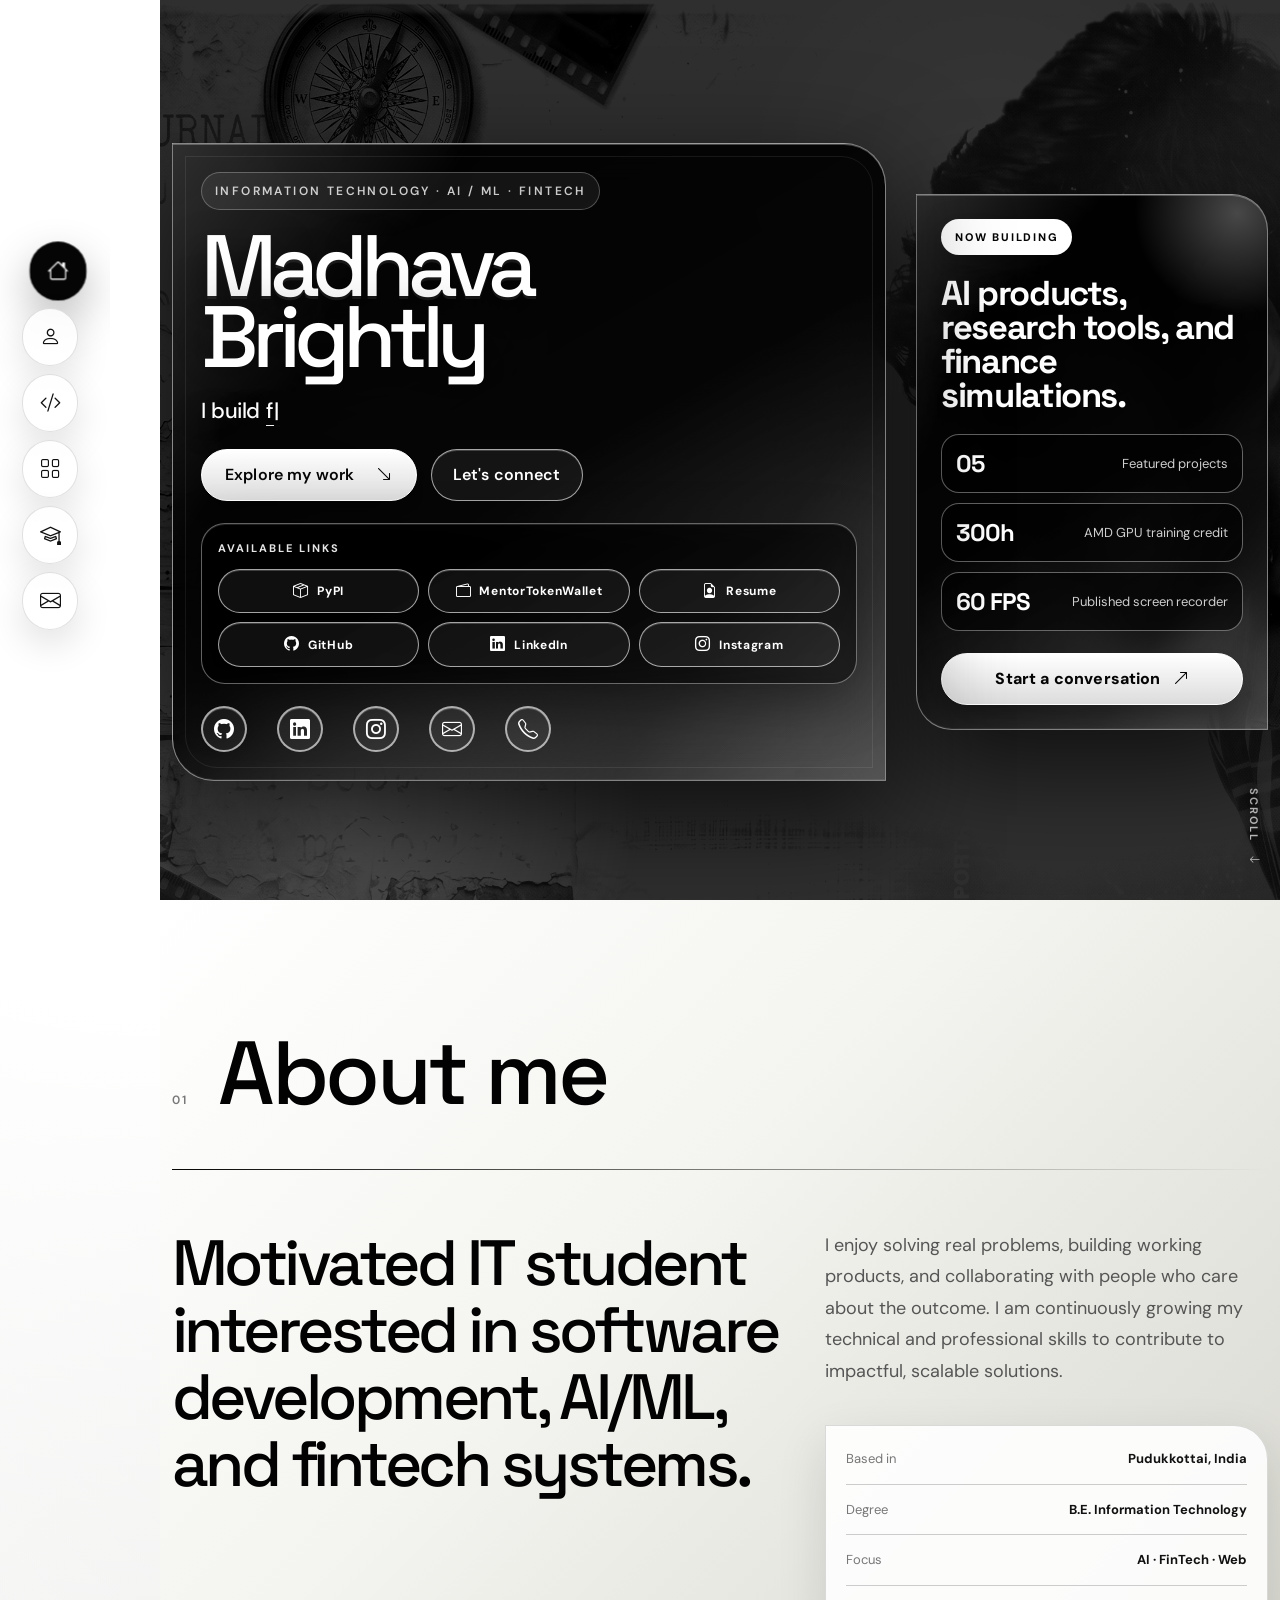
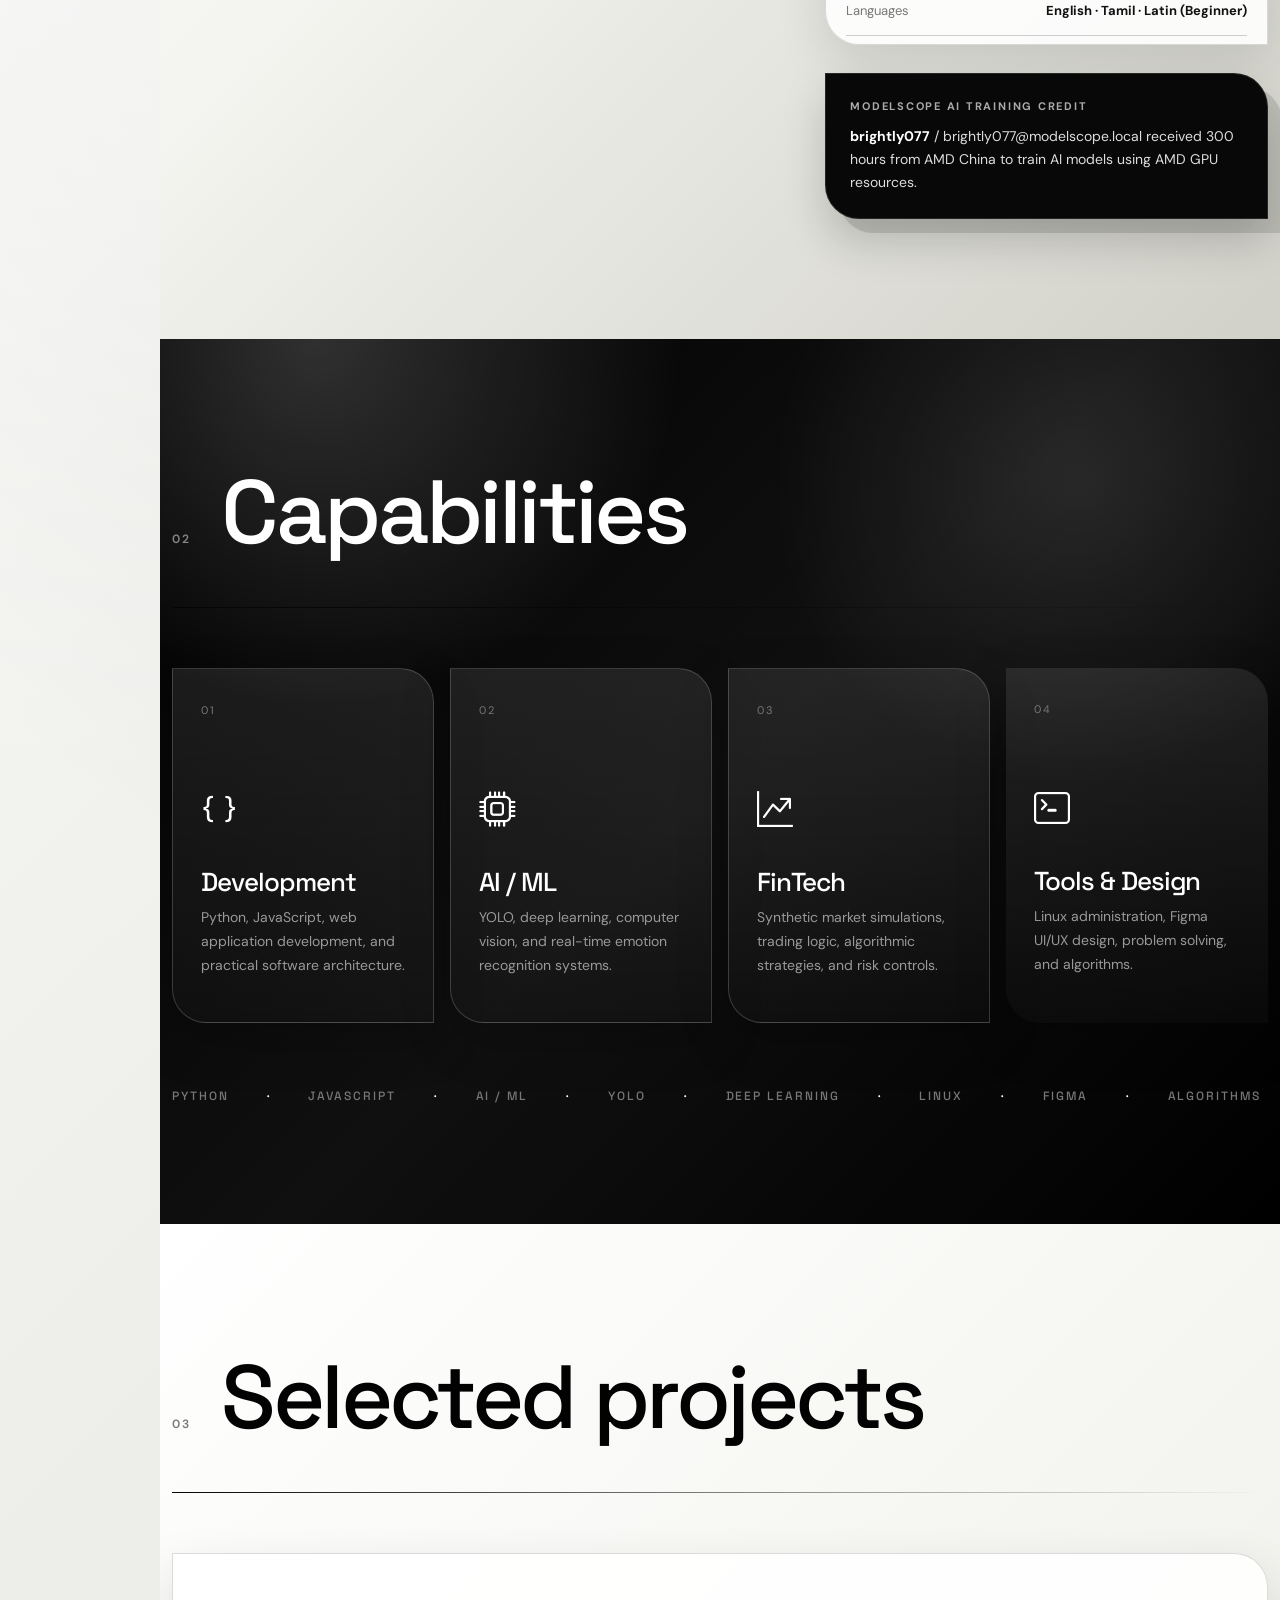
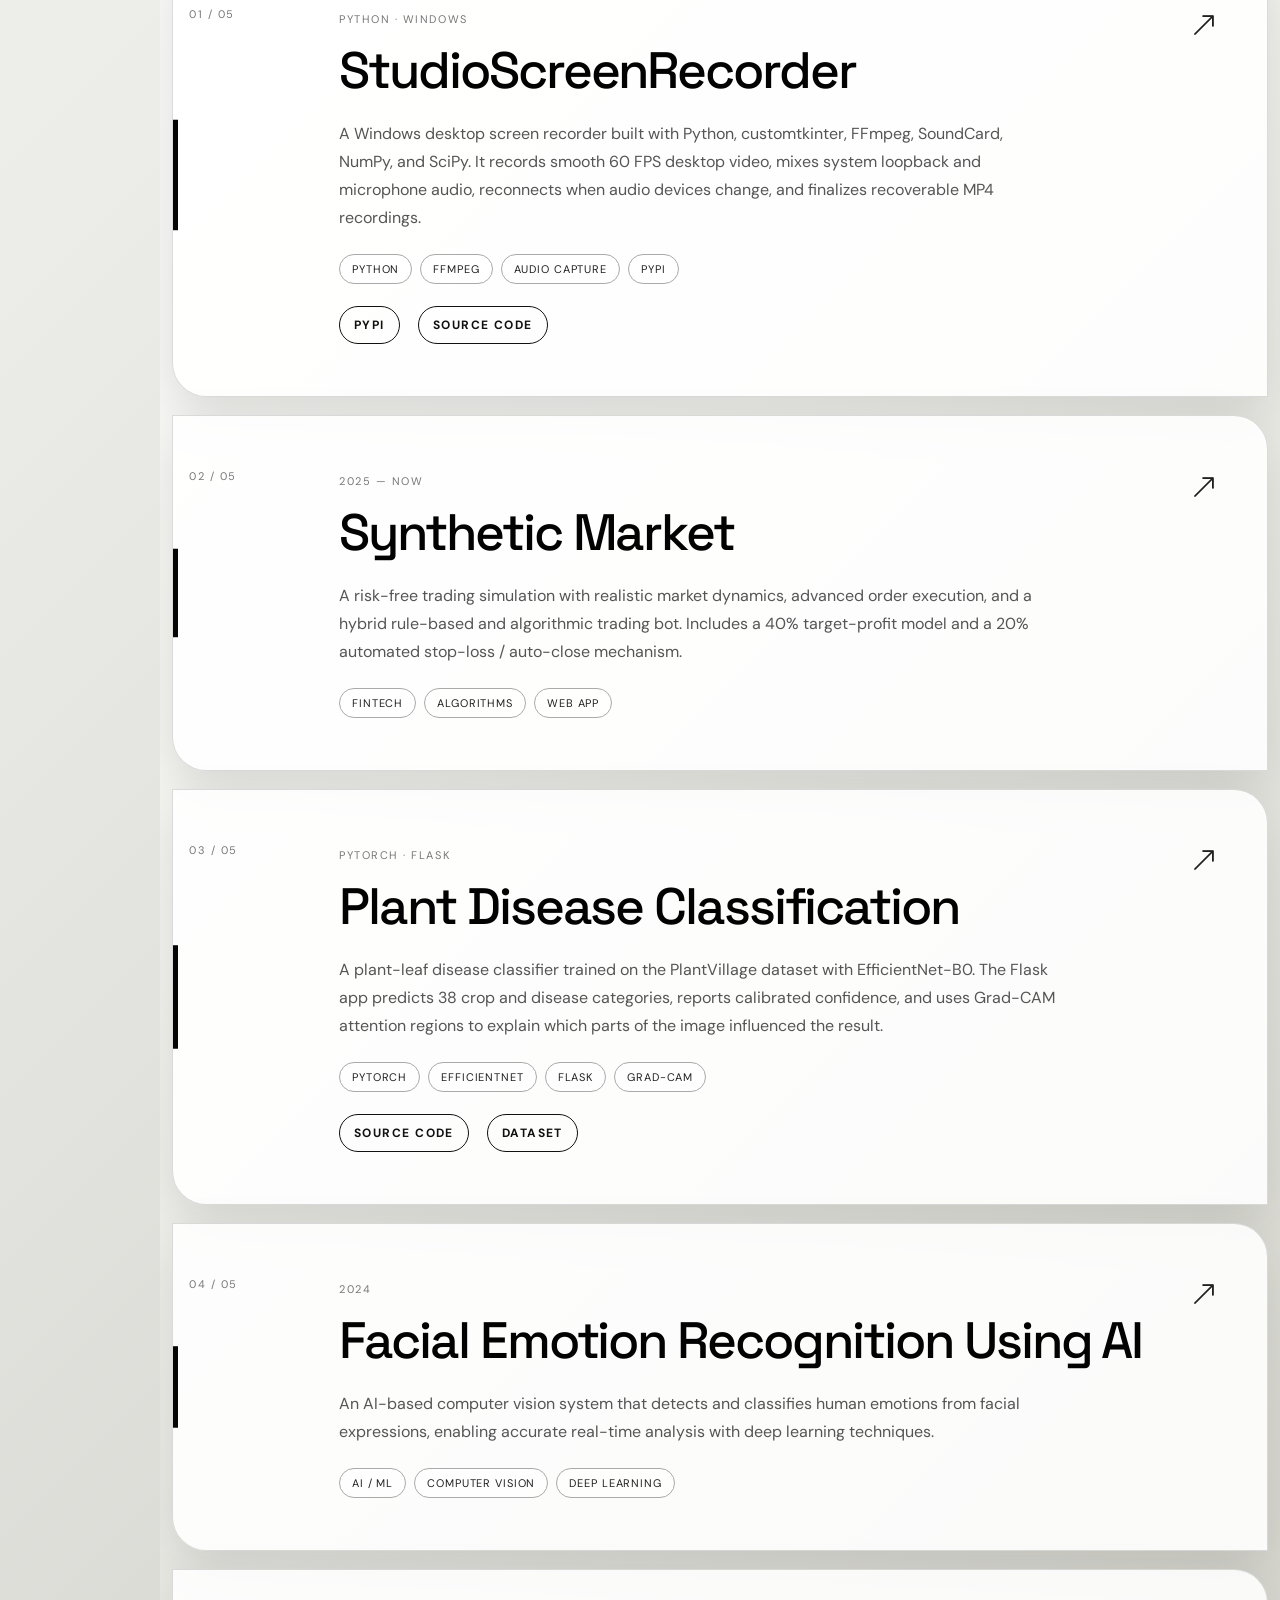
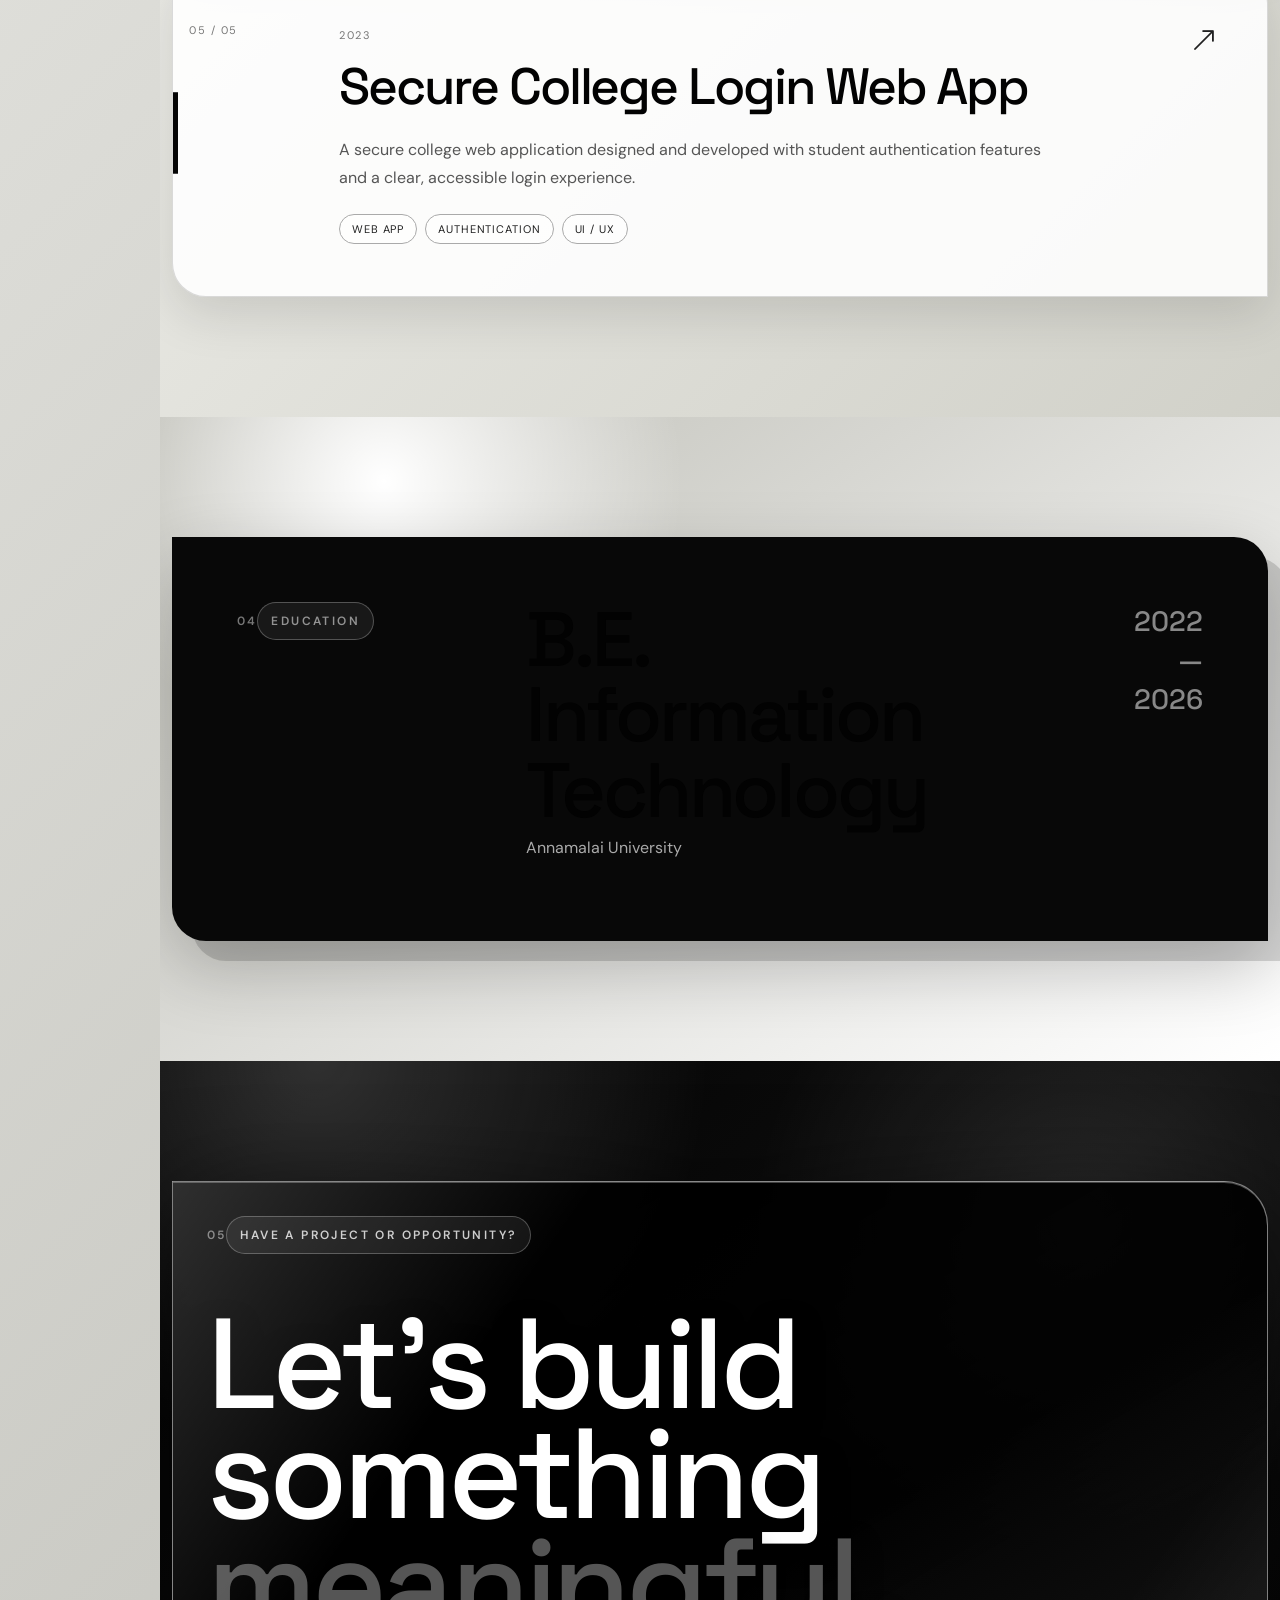
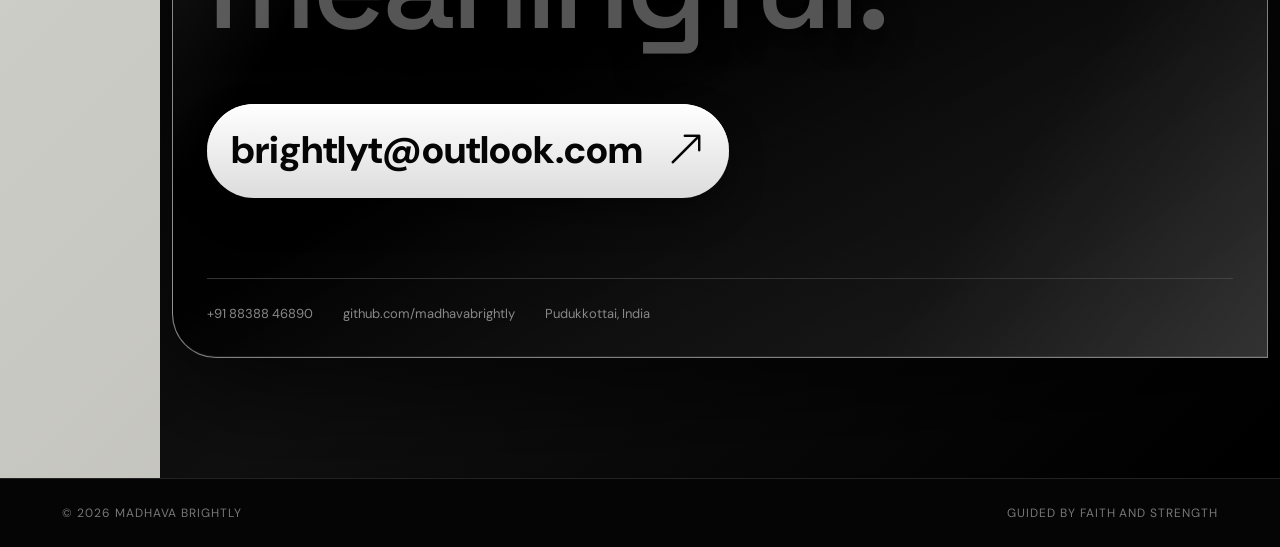
<file: index.html>
<!DOCTYPE html>
<html lang="en">
<head>
  <meta charset="utf-8">
  <meta content="width=device-width, initial-scale=1.0" name="viewport">
  <title>Madhava Brightly | Developer & AI Enthusiast</title>
  <meta name="description" content="Portfolio of Madhava Brightly, an Information Technology student building AI, fintech, and web applications.">
  <link href="assets/img/favicon.png" rel="icon">
  <link href="https://fonts.googleapis.com" rel="preconnect">
  <link href="https://fonts.gstatic.com" rel="preconnect" crossorigin>
  <link href="https://fonts.googleapis.com/css2?family=DM+Sans:wght@300;400;500;600&family=Space+Grotesk:wght@400;500;600;700&display=swap" rel="stylesheet">
  <link href="assets/vendor/bootstrap/css/bootstrap.min.css" rel="stylesheet">
  <link href="assets/vendor/bootstrap-icons/bootstrap-icons.css" rel="stylesheet">
  <link href="assets/vendor/aos/aos.css" rel="stylesheet">
  <link href="assets/css/main.css?v=20260617-contrast" rel="stylesheet">
</head>
<body class="index-page monochrome">
  <header id="header" class="header d-flex flex-column justify-content-center">
    <i class="header-toggle d-xl-none bi bi-list"></i>
    <nav id="navmenu" class="navmenu"><ul>
      <li><a href="#hero" class="active"><i class="bi bi-house navicon"></i><span>Home</span></a></li>
      <li><a href="#about"><i class="bi bi-person navicon"></i><span>About</span></a></li>
      <li><a href="#skills"><i class="bi bi-code-slash navicon"></i><span>Skills</span></a></li>
      <li><a href="#projects"><i class="bi bi-grid navicon"></i><span>Projects</span></a></li>
      <li><a href="#education"><i class="bi bi-mortarboard navicon"></i><span>Education</span></a></li>
      <li><a href="#contact"><i class="bi bi-envelope navicon"></i><span>Contact</span></a></li>
    </ul></nav>
  </header>

  <main class="main">
    <section id="hero" class="hero section">
      <img src="assets/img/hero-bg.jpg" alt="Madhava Brightly portfolio background">
      <div class="hero-shade"></div>
      <div class="container" data-aos="fade-up">
        <div class="hero-layout">
          <div class="hero-copy">
            <span class="eyebrow">Information Technology · AI / ML · FinTech</span>
            <h1>Madhava<br><span>Brightly</span></h1>
            <p>I build <span class="typed" data-typed-items="AI systems, fintech simulations, thoughtful web apps, practical software">AI systems</span></p>
            <div class="hero-actions"><a href="#projects" class="primary-btn">Explore my work <i class="bi bi-arrow-down-right"></i></a><a href="mailto:brightlyt@outlook.com" class="text-link">Let's connect</a></div>
            <div class="hero-link-field" aria-label="Available links">
              <span>Available links</span>
              <div class="hero-link-grid">
                <a href="https://pypi.org/project/studioscreenrecorder/" target="_blank" rel="noopener"><i class="bi bi-box-seam"></i> PyPI</a>
                <a href="https://madhavabrightly.github.io/MentorTokenWallet/" target="_blank" rel="noopener"><i class="bi bi-wallet2"></i> MentorTokenWallet</a>
                <a href="https://madhavabrightly.github.io/resume/" target="_blank" rel="noopener"><i class="bi bi-file-earmark-person"></i> Resume</a>
                <a href="https://github.com/madhavabrightly" target="_blank" rel="noopener"><i class="bi bi-github"></i> GitHub</a>
                <a href="https://www.linkedin.com/in/madhava-brightly-a-3b6ab525b/" target="_blank" rel="noopener"><i class="bi bi-linkedin"></i> LinkedIn</a>
                <a href="https://www.instagram.com/brightly.2004/" target="_blank" rel="noopener"><i class="bi bi-instagram"></i> Instagram</a>
              </div>
            </div>
            <div class="social-links">
              <a href="https://github.com/madhavabrightly" target="_blank" rel="noopener" aria-label="GitHub"><i class="bi bi-github"></i></a>
              <a href="https://www.linkedin.com/in/madhava-brightly-a-3b6ab525b/" target="_blank" rel="noopener" aria-label="LinkedIn"><i class="bi bi-linkedin"></i></a>
              <a href="https://www.instagram.com/brightly.2004/" target="_blank" rel="noopener" aria-label="Instagram"><i class="bi bi-instagram"></i></a>
              <a href="mailto:brightlyt@outlook.com" aria-label="Email"><i class="bi bi-envelope"></i></a>
              <a href="tel:+918838846890" aria-label="Phone"><i class="bi bi-telephone"></i></a>
            </div>
          </div>
          <aside class="hero-showcase" aria-label="Portfolio highlights">
            <span class="showcase-label">Now building</span>
            <h2>AI products, research tools, and finance simulations.</h2>
            <div class="showcase-stack">
              <div><span>05</span><p>Featured projects</p></div>
              <div><span>300h</span><p>AMD GPU training credit</p></div>
              <div><span>60 FPS</span><p>Published screen recorder</p></div>
            </div>
            <a href="#contact" class="showcase-btn">Start a conversation <i class="bi bi-arrow-up-right"></i></a>
          </aside>
        </div>
      </div>
      <div class="scroll-cue"><span>Scroll</span><i class="bi bi-arrow-down"></i></div>
    </section>

    <section id="about" class="about section section-fade"><div class="container">
      <div class="section-heading" data-aos="fade-up"><span class="section-number">01</span><h2>About me</h2></div>
      <div class="row gy-5 align-items-start">
        <div class="col-lg-7" data-aos="fade-up"><p class="lead-copy">Motivated IT student interested in software development, AI/ML, and fintech systems.</p></div>
        <div class="col-lg-5" data-aos="fade-up" data-aos-delay="100">
          <p>I enjoy solving real problems, building working products, and collaborating with people who care about the outcome. I am continuously growing my technical and professional skills to contribute to impactful, scalable solutions.</p>
          <div class="quick-facts">
            <div><span>Based in</span><strong>Pudukkottai, India</strong></div><div><span>Degree</span><strong>B.E. Information Technology</strong></div>
            <div><span>Focus</span><strong>AI · FinTech · Web</strong></div><div><span>Languages</span><strong>English · Tamil · Latin (Beginner)</strong></div>
          </div>
          <div class="achievement-note">
            <span>ModelScope AI Training Credit</span>
            <p><strong>brightly077</strong> / brightly077@modelscope.local received 300 hours from AMD China to train AI models using AMD GPU resources.</p>
          </div>
        </div>
      </div>
    </div></section>

    <section id="skills" class="skills section dark-panel"><div class="container">
      <div class="section-heading light" data-aos="fade-up"><span class="section-number">02</span><h2>Capabilities</h2></div>
      <div class="skill-grid">
        <article class="skill-card" data-aos="fade-up"><span>01</span><i class="bi bi-braces"></i><h3>Development</h3><p>Python, JavaScript, web application development, and practical software architecture.</p></article>
        <article class="skill-card" data-aos="fade-up" data-aos-delay="75"><span>02</span><i class="bi bi-cpu"></i><h3>AI / ML</h3><p>YOLO, deep learning, computer vision, and real-time emotion recognition systems.</p></article>
        <article class="skill-card" data-aos="fade-up" data-aos-delay="150"><span>03</span><i class="bi bi-graph-up-arrow"></i><h3>FinTech</h3><p>Synthetic market simulations, trading logic, algorithmic strategies, and risk controls.</p></article>
        <article class="skill-card" data-aos="fade-up" data-aos-delay="225"><span>04</span><i class="bi bi-terminal"></i><h3>Tools & Design</h3><p>Linux administration, Figma UI/UX design, problem solving, and algorithms.</p></article>
      </div>
      <div class="skill-marquee"><span>PYTHON</span><span>JAVASCRIPT</span><span>AI / ML</span><span>YOLO</span><span>DEEP LEARNING</span><span>LINUX</span><span>FIGMA</span><span>ALGORITHMS</span></div>
    </div></section>

    <section id="projects" class="projects section section-fade"><div class="container">
      <div class="section-heading" data-aos="fade-up"><span class="section-number">03</span><h2>Selected projects</h2></div>
      <div class="project-list">
        <article class="project-card" data-aos="fade-up"><div class="project-index">01 / 05</div><div><span class="project-year">Python · Windows</span><h3>StudioScreenRecorder</h3><p>A Windows desktop screen recorder built with Python, customtkinter, FFmpeg, SoundCard, NumPy, and SciPy. It records smooth 60 FPS desktop video, mixes system loopback and microphone audio, reconnects when audio devices change, and finalizes recoverable MP4 recordings.</p><div class="tags"><span>Python</span><span>FFmpeg</span><span>Audio Capture</span><span>PyPI</span></div><div class="project-links"><a href="https://pypi.org/project/studioscreenrecorder/" target="_blank" rel="noopener">PyPI</a><a href="https://github.com/madhavabrightly/screenrecorder-fullpython" target="_blank" rel="noopener">Source Code</a></div></div><i class="bi bi-arrow-up-right project-arrow"></i></article>
        <article class="project-card" data-aos="fade-up"><div class="project-index">02 / 05</div><div><span class="project-year">2025 — Now</span><h3>Synthetic Market</h3><p>A risk-free trading simulation with realistic market dynamics, advanced order execution, and a hybrid rule-based and algorithmic trading bot. Includes a 40% target-profit model and a 20% automated stop-loss / auto-close mechanism.</p><div class="tags"><span>FinTech</span><span>Algorithms</span><span>Web App</span></div></div><i class="bi bi-arrow-up-right project-arrow"></i></article>
        <article class="project-card" data-aos="fade-up"><div class="project-index">03 / 05</div><div><span class="project-year">PyTorch · Flask</span><h3>Plant Disease Classification</h3><p>A plant-leaf disease classifier trained on the PlantVillage dataset with EfficientNet-B0. The Flask app predicts 38 crop and disease categories, reports calibrated confidence, and uses Grad-CAM attention regions to explain which parts of the image influenced the result.</p><div class="tags"><span>PyTorch</span><span>EfficientNet</span><span>Flask</span><span>Grad-CAM</span></div><div class="project-links"><a href="https://github.com/madhavabrightly/updated-plant-leaf-disease-detection" target="_blank" rel="noopener">Source Code</a><a href="https://www.kaggle.com/datasets/abdallahalidev/plantvillage-dataset" target="_blank" rel="noopener">Dataset</a></div></div><i class="bi bi-arrow-up-right project-arrow"></i></article>
        <article class="project-card" data-aos="fade-up"><div class="project-index">04 / 05</div><div><span class="project-year">2024</span><h3>Facial Emotion Recognition Using AI</h3><p>An AI-based computer vision system that detects and classifies human emotions from facial expressions, enabling accurate real-time analysis with deep learning techniques.</p><div class="tags"><span>AI / ML</span><span>Computer Vision</span><span>Deep Learning</span></div></div><i class="bi bi-arrow-up-right project-arrow"></i></article>
        <article class="project-card" data-aos="fade-up"><div class="project-index">05 / 05</div><div><span class="project-year">2023</span><h3>Secure College Login Web App</h3><p>A secure college web application designed and developed with student authentication features and a clear, accessible login experience.</p><div class="tags"><span>Web App</span><span>Authentication</span><span>UI / UX</span></div></div><i class="bi bi-arrow-up-right project-arrow"></i></article>
      </div>
    </div></section>

    <section id="education" class="education section"><div class="container"><div class="education-card" data-aos="fade-up">
      <div><span class="section-number">04</span><p class="eyebrow">Education</p></div><div><h2>B.E. Information<br>Technology</h2><p>Annamalai University</p></div><div class="education-year">2022<br>—<br>2026</div>
    </div></div></section>

    <section id="contact" class="contact section dark-panel"><div class="container"><div class="contact-wrap" data-aos="fade-up">
      <span class="section-number">05</span><p class="eyebrow">Have a project or opportunity?</p><h2>Let's build something<br><span>meaningful.</span></h2>
      <a href="mailto:brightlyt@outlook.com" class="contact-email">brightlyt@outlook.com <i class="bi bi-arrow-up-right"></i></a>
      <div class="contact-details"><a href="tel:+918838846890">+91 88388 46890</a><a href="https://github.com/madhavabrightly" target="_blank" rel="noopener">github.com/madhavabrightly</a><span>Pudukkottai, India</span></div>
    </div></div></section>
  </main>

  <footer class="footer"><div class="container d-flex justify-content-between flex-wrap gap-3"><span>© 2026 Madhava Brightly</span><span>Guided by faith and strength</span></div></footer>
  <a href="#" id="scroll-top" class="scroll-top d-flex align-items-center justify-content-center"><i class="bi bi-arrow-up-short"></i></a><div id="preloader"></div>
  <script src="assets/vendor/bootstrap/js/bootstrap.bundle.min.js"></script>
  <script src="assets/vendor/aos/aos.js"></script>
  <script src="assets/vendor/typed.js/typed.umd.js"></script>
  <script src="assets/vendor/purecounter/purecounter_vanilla.js"></script>
  <script src="assets/vendor/waypoints/noframework.waypoints.js"></script>
  <script src="assets/vendor/glightbox/js/glightbox.min.js"></script>
  <script src="assets/vendor/imagesloaded/imagesloaded.pkgd.min.js"></script>
  <script src="assets/vendor/isotope-layout/isotope.pkgd.min.js"></script>
  <script src="assets/vendor/swiper/swiper-bundle.min.js"></script>
  <script src="assets/js/main.js"></script>
</body>
</html>
</file>
<file: assets/css/main.css>
/**
* Template Name: MyResume
* Template URL: https://bootstrapmade.com/free-html-bootstrap-template-my-resume/
* Updated: Jun 29 2024 with Bootstrap v5.3.3
* Author: BootstrapMade.com
* License: https://bootstrapmade.com/license/
*/

/*--------------------------------------------------------------
# Font & Color Variables
# Help: https://bootstrapmade.com/color-system/
--------------------------------------------------------------*/
/* Fonts */
:root {
  --default-font: "Roboto",  system-ui, -apple-system, "Segoe UI", Roboto, "Helvetica Neue", Arial, "Noto Sans", "Liberation Sans", sans-serif, "Apple Color Emoji", "Segoe UI Emoji", "Segoe UI Symbol", "Noto Color Emoji";
  --heading-font: "Raleway",  sans-serif;
  --nav-font: "Poppins",  sans-serif;
}

/* Global Colors - Modern black & white vintage palette */
:root { 
  --background-color: #f7f5f0;
  --default-color: #2a2a2a;
  --heading-color: #1a1a1a;
  --accent-color: #1a1a1a;
  --surface-color: #faf8f4;
  --contrast-color: #f7f5f0;
}

/* Nav Menu Colors */
:root {
  --nav-color: #3d3d3d;
  --nav-hover-color: #1a1a1a;
  --nav-mobile-background-color: #f7f5f0;
  --nav-dropdown-background-color: #faf8f4;
  --nav-dropdown-color: #1a1a1a;
  --nav-dropdown-hover-color: #1a1a1a;
}

/* Color Presets */

.light-background {
  --background-color: #ece9e1;
  --surface-color: #faf8f4;
}

.dark-background {
  --background-color: #141414;
  --default-color: #e8e4dc;
  --heading-color: #f7f5f0;
  --surface-color: #1f1f1f;
  --contrast-color: #f7f5f0;
}

/* Smooth scroll */
:root {
  scroll-behavior: smooth;
}

/*--------------------------------------------------------------
# General Styling & Shared Classes
--------------------------------------------------------------*/
body {
  color: var(--default-color);
  background-color: var(--background-color);
  font-family: var(--default-font);
}

a {
  color: var(--accent-color);
  text-decoration: none;
  transition: 0.3s;
}

a:hover {
  color: color-mix(in srgb, var(--accent-color), transparent 25%);
  text-decoration: none;
}

h1,
h2,
h3,
h4,
h5,
h6 {
  color: var(--heading-color);
  font-family: var(--heading-font);
}

/* PHP Email Form Messages
------------------------------*/
.php-email-form .error-message {
  display: none;
  background: #df1529;
  color: #ffffff;
  text-align: left;
  padding: 15px;
  margin-bottom: 24px;
  font-weight: 600;
}

.php-email-form .sent-message {
  display: none;
  color: #ffffff;
  background: #059652;
  text-align: center;
  padding: 15px;
  margin-bottom: 24px;
  font-weight: 600;
}

.php-email-form .loading {
  display: none;
  background: var(--surface-color);
  text-align: center;
  padding: 15px;
  margin-bottom: 24px;
}

.php-email-form .loading:before {
  content: "";
  display: inline-block;
  border-radius: 50%;
  width: 24px;
  height: 24px;
  margin: 0 10px -6px 0;
  border: 3px solid var(--accent-color);
  border-top-color: var(--surface-color);
  animation: php-email-form-loading 1s linear infinite;
}

@keyframes php-email-form-loading {
  0% {
    transform: rotate(0deg);
  }

  100% {
    transform: rotate(360deg);
  }
}

/*--------------------------------------------------------------
# Global Header
--------------------------------------------------------------*/
.header {
  color: var(--default-color);
  position: fixed;
  top: 0;
  left: 0;
  bottom: 0;
  padding: 0 15px;
  transition: all ease-in-out 0.3s;
  overflow-y: auto;
  z-index: 997;
  min-width: 200px;
}

@media (max-width: 1199px) {
  .header {
    background-color: var(--background-color);
    border-right: 1px solid color-mix(in srgb, var(--default-color), transparent 90%);
    width: 300px;
    left: -100%;
  }
}

@media (min-width: 1200px) and (max-width: 1600px) {
  .header~main {
    margin-left: 160px;
  }

  .header~main .hero {
    margin-left: -160px;
    width: 100vw;
  }
}

.header.header-show {
  left: 0;
}

.header .header-toggle {
  color: var(--contrast-color);
  background-color: var(--accent-color);
  font-size: 22px;
  display: flex;
  align-items: center;
  justify-content: center;
  width: 40px;
  height: 40px;
  border-radius: 50%;
  cursor: pointer;
  position: fixed;
  top: 15px;
  right: 15px;
  z-index: 9999;
  transition: background-color 0.3s;
}

.header .header-toggle:hover {
  color: var(--contrast-color);
  background-color: color-mix(in srgb, var(--accent-color) 90%, white 15%);
}

/*--------------------------------------------------------------
# Navigation Menu
--------------------------------------------------------------*/
.navmenu {
  padding: 0;
  z-index: 9997;
}

.navmenu ul {
  list-style: none;
  padding: 0 0 20px 0;
  margin: 0;
  width: 140px;
}

.navmenu a,
.navmenu a:focus {
  color: var(--nav-color);
  font-family: var(--nav-font);
  display: flex;
  align-items: center;
  padding: 10px 18px;
  margin-bottom: 8px;
  font-size: 15px;
  border-radius: 50px;
  background: color-mix(in srgb, var(--default-color), transparent 92%);
  height: 56px;
  width: 100%;
  overflow: hidden;
  transition: 0.3s;
}

.navmenu a i,
.navmenu a:focus i {
  font-size: 20px;
}

.navmenu a span,
.navmenu a:focus span {
  padding: 0 5px 0 7px;
}

@media (min-width: 992px) {

  .navmenu a,
  .navmenu a:focus {
    max-width: 56px;
  }

  .navmenu a span,
  .navmenu a:focus span {
    display: none;
  }
}

.navmenu a:hover,
.navmenu .active,
.navmenu .active:focus,
.navmenu li:hover>a {
  color: var(--contrast-color);
  background: var(--nav-hover-color);
}

.navmenu a:hover,
.navmenu li:hover>a {
  max-width: 100%;
  color: var(--contrast-color);
}

.navmenu a:hover span,
.navmenu li:hover>a span {
  display: block;
}

/*--------------------------------------------------------------
# Global Footer
--------------------------------------------------------------*/
.footer {
  color: var(--default-color);
  background-color: var(--background-color);
  font-size: 14px;
  text-align: center;
  padding: 30px 0;
  position: relative;
}

.footer h3 {
  font-size: 36px;
  font-weight: 700;
  position: relative;
  padding: 0;
  margin: 0 0 15px 0;
}

.footer p {
  font-size: 15;
  font-style: italic;
  padding: 0;
  margin: 0 0 30px 0;
}

.footer .social-links {
  margin: 0 0 30px 0;
}

.footer .social-links a {
  font-size: 16px;
  display: flex;
  align-items: center;
  justify-content: center;
  background: var(--accent-color);
  color: var(--contrast-color);
  line-height: 1;
  margin: 0 4px;
  border-radius: 50%;
  text-align: center;
  width: 36px;
  height: 36px;
  transition: 0.3s;
}

.footer .social-links a:hover {
  background: color-mix(in srgb, var(--accent-color), transparent 20%);
  text-decoration: none;
}

.footer .copyright {
  padding-top: 25px;
  border-top: 1px solid color-mix(in srgb, var(--default-color), transparent 90%);
}

.footer .credits {
  font-size: 13px;
  padding-top: 5px;
}

/*--------------------------------------------------------------
# Preloader
--------------------------------------------------------------*/
#preloader {
  position: fixed;
  inset: 0;
  z-index: 999999;
  overflow: hidden;
  background: var(--background-color);
  transition: all 0.6s ease-out;
}

#preloader:before {
  content: "";
  position: fixed;
  top: calc(50% - 30px);
  left: calc(50% - 30px);
  border: 6px solid #f7f5f0;
  border-color: var(--accent-color) transparent var(--accent-color) transparent;
  border-radius: 50%;
  width: 60px;
  height: 60px;
  animation: animate-preloader 1.5s linear infinite;
}

@keyframes animate-preloader {
  0% {
    transform: rotate(0deg);
  }

  100% {
    transform: rotate(360deg);
  }
}

/*--------------------------------------------------------------
# Scroll Top Button
--------------------------------------------------------------*/
.scroll-top {
  position: fixed;
  visibility: hidden;
  opacity: 0;
  right: 15px;
  bottom: -15px;
  z-index: 99999;
  background-color: var(--accent-color);
  width: 44px;
  height: 44px;
  border-radius: 50px;
  transition: all 0.4s;
}

.scroll-top i {
  font-size: 24px;
  color: var(--contrast-color);
  line-height: 0;
}

.scroll-top:hover {
  background-color: color-mix(in srgb, var(--accent-color), transparent 20%);
  color: var(--contrast-color);
}

.scroll-top.active {
  visibility: visible;
  opacity: 1;
  bottom: 15px;
}

/*--------------------------------------------------------------
# Disable aos animation delay on mobile devices
--------------------------------------------------------------*/
@media screen and (max-width: 768px) {
  [data-aos-delay] {
    transition-delay: 0 !important;
  }
}

/*--------------------------------------------------------------
# Global Page Titles & Breadcrumbs
--------------------------------------------------------------*/
.page-title {
  --background-color: color-mix(in srgb, var(--default-color), transparent 96%);
  color: var(--default-color);
  background-color: var(--background-color);
  padding: 20px 0;
  position: relative;
}

.page-title h1 {
  font-size: 28px;
  font-weight: 700;
  margin: 0;
}

.page-title .breadcrumbs ol {
  display: flex;
  flex-wrap: wrap;
  list-style: none;
  padding: 0 0 10px 0;
  margin: 0;
  font-size: 14px;
  font-weight: 400;
}

.page-title .breadcrumbs ol li+li {
  padding-left: 10px;
}

.page-title .breadcrumbs ol li+li::before {
  content: "/";
  display: inline-block;
  padding-right: 10px;
  color: color-mix(in srgb, var(--default-color), transparent 70%);
}

/*--------------------------------------------------------------
# Global Sections
--------------------------------------------------------------*/
section,
.section {
  color: var(--default-color);
  background-color: var(--background-color);
  padding: 60px 0;
  overflow: clip;
}

/*--------------------------------------------------------------
# Global Section Titles
--------------------------------------------------------------*/
.section-title {
  text-align: center;
  padding-bottom: 60px;
  position: relative;
}

.section-title h2 {
  font-size: 32px;
  font-weight: 700;
  margin-bottom: 20px;
  padding-bottom: 20px;
  position: relative;
}

.section-title h2:before {
  content: "";
  position: absolute;
  display: block;
  width: 160px;
  height: 1px;
  background: color-mix(in srgb, var(--default-color), transparent 60%);
  left: 0;
  right: 0;
  bottom: 1px;
  margin: auto;
}

.section-title h2::after {
  content: "";
  position: absolute;
  display: block;
  width: 60px;
  height: 3px;
  background: var(--accent-color);
  left: 0;
  right: 0;
  bottom: 0;
  margin: auto;
}

.section-title p {
  margin-bottom: 0;
}

/*--------------------------------------------------------------
# Hero Section
--------------------------------------------------------------*/
.hero {
  width: 100%;
  min-height: 100vh;
  position: relative;
  padding: 80px 0;
  display: flex;
  align-items: center;
  justify-content: center;
}

.hero img {
  position: absolute;
  inset: 0;
  display: block;
  width: 100%;
  height: 100%;
  object-fit: cover;
  z-index: 1;
}

.hero:before {
  content: "";
  background: color-mix(in srgb, var(--background-color), transparent 30%);
  position: absolute;
  inset: 0;
  z-index: 2;
}

.hero .container {
  position: relative;
  z-index: 3;
}

.hero h2 {
  margin: 0;
  font-size: 64px;
  font-weight: 700;
}

.hero p {
  margin: 5px 0 0 0;
  font-size: 26px;
}

.hero p span {
  letter-spacing: 1px;
  border-bottom: 2px solid var(--accent-color);
}

.hero .social-links {
  margin-top: 25px;
}

.hero .social-links a {
  font-size: 20px;
  display: inline-block;
  color: color-mix(in srgb, var(--default-color), transparent 30%);
  line-height: 1;
  margin-right: 20px;
  transition: 0.3s;
}

.hero .social-links a:hover {
  color: var(--accent-color);
}

@media (max-width: 768px) {
  .hero h2 {
    font-size: 32px;
  }

  .hero p {
    font-size: 20px;
  }
}

/*--------------------------------------------------------------
# About Section
--------------------------------------------------------------*/
.about .content h2 {
  font-weight: 700;
  font-size: 24px;
}

.about .content ul {
  list-style: none;
  padding: 0;
}

.about .content ul li {
  margin-bottom: 20px;
  display: flex;
  align-items: center;
}

.about .content ul strong {
  margin-right: 10px;
}

.about .content ul i {
  font-size: 16px;
  margin-right: 5px;
  color: var(--accent-color);
  line-height: 0;
}

/*--------------------------------------------------------------
# Stats Section
--------------------------------------------------------------*/
.stats i {
  background-color: var(--accent-color);
  color: var(--contrast-color);
  width: 54px;
  height: 54px;
  font-size: 24px;
  border-radius: 50px;
  display: inline-flex;
  align-items: center;
  justify-content: center;
  position: relative;
  z-index: 1;
}

.stats .stats-item {
  margin-top: 10px;
  width: 100%;
  position: relative;
  text-align: center;
  z-index: 0;
}

.stats .stats-item span {
  font-size: 36px;
  display: block;
  font-weight: 700;
  color: color-mix(in srgb, var(--default-color), transparent 20%);
}

.stats .stats-item p {
  padding: 0;
  margin: 0;
  color: color-mix(in srgb, var(--default-color), transparent 50%);
  font-size: 16px;
}

/*--------------------------------------------------------------
# Skills Section
--------------------------------------------------------------*/
.skills .progress {
  height: 60px;
  display: block;
  background: none;
  border-radius: 0;
}

.skills .progress .skill {
  color: var(--heading-color);
  padding: 0;
  margin: 0 0 6px 0;
  text-transform: uppercase;
  display: block;
  font-weight: 600;
  font-family: var(--heading-font);
}

.skills .progress .skill .val {
  float: right;
  font-style: normal;
}

.skills .progress-bar-wrap {
  background: color-mix(in srgb, var(--default-color), transparent 90%);
  height: 10px;
}

.skills .progress-bar {
  width: 1px;
  height: 10px;
  transition: 0.9s;
  background-color: var(--accent-color);
}

/*--------------------------------------------------------------
# Resume Section
--------------------------------------------------------------*/
.resume .resume-title {
  color: var(--heading-color);
  font-size: 26px;
  font-weight: 700;
  margin-top: 20px;
  margin-bottom: 20px;
}

.resume .resume-item {
  padding: 0 0 20px 20px;
  margin-top: -2px;
  border-left: 2px solid var(--accent-color);
  position: relative;
}

.resume .resume-item h4 {
  line-height: 18px;
  font-size: 18px;
  font-weight: 600;
  text-transform: uppercase;
  color: color-mix(in srgb, var(--default-color), transparent 20%);
  margin-bottom: 10px;
}

.resume .resume-item h5 {
  font-size: 16px;
  padding: 5px 15px;
  display: inline-block;
  font-weight: 600;
  margin-bottom: 10px;
}

.resume .resume-item ul {
  padding-left: 20px;
}

.resume .resume-item ul li {
  padding-bottom: 10px;
}

.resume .resume-item:last-child {
  padding-bottom: 0;
}

.resume .resume-item::before {
  content: "";
  position: absolute;
  width: 16px;
  height: 16px;
  border-radius: 50px;
  left: -9px;
  top: 0;
  background: var(--background-color);
  border: 2px solid var(--accent-color);
}

/*--------------------------------------------------------------
# Portfolio Section
--------------------------------------------------------------*/
.portfolio .portfolio-filters {
  padding: 0;
  margin: 0 auto 20px auto;
  list-style: none;
  text-align: center;
}

.portfolio .portfolio-filters li {
  cursor: pointer;
  display: inline-block;
  padding: 8px 20px 10px 20px;
  margin: 0;
  font-size: 15px;
  font-weight: 500;
  line-height: 1;
  margin-bottom: 5px;
  border-radius: 50px;
  transition: all 0.3s ease-in-out;
  font-family: var(--heading-font);
}

.portfolio .portfolio-filters li:hover,
.portfolio .portfolio-filters li.filter-active {
  color: var(--contrast-color);
  background-color: var(--accent-color);
}

.portfolio .portfolio-filters li:first-child {
  margin-left: 0;
}

.portfolio .portfolio-filters li:last-child {
  margin-right: 0;
}

@media (max-width: 575px) {
  .portfolio .portfolio-filters li {
    font-size: 14px;
    margin: 0 0 10px 0;
  }
}

.portfolio .portfolio-item {
  position: relative;
  overflow: hidden;
}

.portfolio .portfolio-item .portfolio-info {
  opacity: 0;
  position: absolute;
  left: 12px;
  right: 12px;
  bottom: -100%;
  z-index: 3;
  transition: all ease-in-out 0.5s;
  background: color-mix(in srgb, var(--background-color), transparent 10%);
  padding: 15px;
}

.portfolio .portfolio-item .portfolio-info h4 {
  font-size: 18px;
  font-weight: 600;
  padding-right: 50px;
}

.portfolio .portfolio-item .portfolio-info p {
  color: color-mix(in srgb, var(--default-color), transparent 30%);
  font-size: 14px;
  margin-bottom: 0;
  padding-right: 50px;
}

.portfolio .portfolio-item .portfolio-info .preview-link,
.portfolio .portfolio-item .portfolio-info .details-link {
  position: absolute;
  right: 50px;
  font-size: 24px;
  top: calc(50% - 14px);
  color: color-mix(in srgb, var(--default-color), transparent 30%);
  transition: 0.3s;
  line-height: 0;
}

.portfolio .portfolio-item .portfolio-info .preview-link:hover,
.portfolio .portfolio-item .portfolio-info .details-link:hover {
  color: var(--accent-color);
}

.portfolio .portfolio-item .portfolio-info .details-link {
  right: 14px;
  font-size: 28px;
}

.portfolio .portfolio-item:hover .portfolio-info {
  opacity: 1;
  bottom: 0;
}

/*--------------------------------------------------------------
# Services Section
--------------------------------------------------------------*/
.services .service-item {
  background-color: var(--surface-color);
  box-shadow: 0px 5px 90px 0px rgba(0, 0, 0, 0.1);
  height: 100%;
  padding: 60px 30px;
  text-align: center;
  transition: 0.3s;
  border-radius: 5px;
}

.services .service-item .icon {
  margin: 0 auto;
  width: 100px;
  height: 100px;
  display: flex;
  align-items: center;
  justify-content: center;
  transition: ease-in-out 0.3s;
  position: relative;
}

.services .service-item .icon i {
  font-size: 36px;
  transition: 0.5s;
  position: relative;
}

.services .service-item .icon svg {
  position: absolute;
  top: 0;
  left: 0;
}

.services .service-item .icon svg path {
  transition: 0.5s;
  fill: color-mix(in srgb, var(--default-color), transparent 95%);
}

.services .service-item h3 {
  font-weight: 700;
  margin: 10px 0 15px 0;
  font-size: 22px;
}

.services .service-item p {
  line-height: 24px;
  font-size: 14px;
  margin-bottom: 0;
}

.services .service-item:hover {
  box-shadow: 0px 5px 35px 0px rgba(0, 0, 0, 0.1);
}

.services .service-item.item-cyan i {
  color: #5c5c5c;
}

.services .service-item.item-cyan:hover .icon i {
  color: #f7f5f0;
}

.services .service-item.item-cyan:hover .icon path {
  fill: #3d3d3d;
}

.services .service-item.item-orange i {
  color: #4a4a4a;
}

.services .service-item.item-orange:hover .icon i {
  color: #f7f5f0;
}

.services .service-item.item-orange:hover .icon path {
  fill: #2a2a2a;
}

.services .service-item.item-teal i {
  color: #6b6b6b;
}

.services .service-item.item-teal:hover .icon i {
  color: #f7f5f0;
}

.services .service-item.item-teal:hover .icon path {
  fill: #1a1a1a;
}

.services .service-item.item-red i {
  color: #3d3d3d;
}

.services .service-item.item-red:hover .icon i {
  color: #f7f5f0;
}

.services .service-item.item-red:hover .icon path {
  fill: #141414;
}

.services .service-item.item-indigo i {
  color: #525252;
}

.services .service-item.item-indigo:hover .icon i {
  color: #f7f5f0;
}

.services .service-item.item-indigo:hover .icon path {
  fill: #2a2a2a;
}

.services .service-item.item-pink i {
  color: #454545;
}

.services .service-item.item-pink:hover .icon i {
  color: #f7f5f0;
}

.services .service-item.item-pink:hover .icon path {
  fill: #1a1a1a;
}

/*--------------------------------------------------------------
# Testimonials Section
--------------------------------------------------------------*/
.testimonials .testimonials-carousel,
.testimonials .testimonials-slider {
  overflow: hidden;
}

.testimonials .testimonial-item .testimonial-content {
  border-left: 3px solid var(--accent-color);
  padding-left: 30px;
}

.testimonials .testimonial-item .testimonial-img {
  border-radius: 50%;
  border: 4px solid var(--background-color);
  margin: 0 auto;
}

.testimonials .testimonial-item h3 {
  font-size: 20px;
  font-weight: bold;
  margin: 10px 0 5px 0;
}

.testimonials .testimonial-item h4 {
  font-size: 14px;
  color: color-mix(in srgb, var(--default-color), transparent 40%);
  margin: 0 0 10px 0;
}

.testimonials .testimonial-item .stars i {
  color: #1a1a1a;
  margin: 0 1px;
}

.testimonials .testimonial-item .quote-icon-left,
.testimonials .testimonial-item .quote-icon-right {
  color: color-mix(in srgb, var(--accent-color), transparent 50%);
  font-size: 26px;
  line-height: 0;
}

.testimonials .testimonial-item .quote-icon-left {
  display: inline-block;
  left: -5px;
  position: relative;
}

.testimonials .testimonial-item .quote-icon-right {
  display: inline-block;
  right: -5px;
  position: relative;
  top: 10px;
  transform: scale(-1, -1);
}

.testimonials .testimonial-item p {
  font-style: italic;
}

.testimonials .swiper-wrapper {
  height: auto;
}

.testimonials .swiper-pagination {
  margin-top: 30px;
  position: relative;
}

.testimonials .swiper-pagination .swiper-pagination-bullet {
  width: 12px;
  height: 12px;
  background-color: color-mix(in srgb, var(--default-color), transparent 85%);
  opacity: 1;
}

.testimonials .swiper-pagination .swiper-pagination-bullet-active {
  background-color: var(--accent-color);
}

/*--------------------------------------------------------------
# Contact Section
--------------------------------------------------------------*/
.contact .info-item+.info-item {
  margin-top: 40px;
}

.contact .info-item i {
  color: var(--accent-color);
  background: color-mix(in srgb, var(--accent-color), transparent 92%);
  font-size: 20px;
  width: 44px;
  height: 44px;
  display: flex;
  justify-content: center;
  align-items: center;
  border-radius: 50px;
  transition: all 0.3s ease-in-out;
  margin-right: 15px;
}

.contact .info-item h3 {
  padding: 0;
  font-size: 18px;
  font-weight: 700;
  margin-bottom: 5px;
}

.contact .info-item p {
  padding: 0;
  margin-bottom: 0;
  font-size: 14px;
}

.contact .info-item:hover i {
  background: var(--accent-color);
  color: var(--contrast-color);
}

.contact .php-email-form {
  height: 100%;
}

.contact .php-email-form input[type=text],
.contact .php-email-form input[type=email],
.contact .php-email-form textarea {
  font-size: 14px;
  padding: 10px 15px;
  box-shadow: none;
  border-radius: 0;
  color: var(--default-color);
  background-color: color-mix(in srgb, var(--background-color), transparent 50%);
  border-color: color-mix(in srgb, var(--default-color), transparent 80%);
}

.contact .php-email-form input[type=text]:focus,
.contact .php-email-form input[type=email]:focus,
.contact .php-email-form textarea:focus {
  border-color: var(--accent-color);
}

.contact .php-email-form input[type=text]::placeholder,
.contact .php-email-form input[type=email]::placeholder,
.contact .php-email-form textarea::placeholder {
  color: color-mix(in srgb, var(--default-color), transparent 70%);
}

.contact .php-email-form button[type=submit] {
  color: var(--contrast-color);
  background: var(--accent-color);
  border: 0;
  padding: 10px 30px;
  transition: 0.4s;
  border-radius: 50px;
}

.contact .php-email-form button[type=submit]:hover {
  background: color-mix(in srgb, var(--accent-color), transparent 25%);
}

/*--------------------------------------------------------------
# Portfolio Details Section
--------------------------------------------------------------*/
.portfolio-details .portfolio-details-slider img {
  width: 100%;
}

.portfolio-details .swiper-wrapper {
  height: auto;
}

.portfolio-details .swiper-button-prev,
.portfolio-details .swiper-button-next {
  width: 48px;
  height: 48px;
}

.portfolio-details .swiper-button-prev:after,
.portfolio-details .swiper-button-next:after {
  color: rgba(255, 255, 255, 0.8);
  background-color: rgba(0, 0, 0, 0.15);
  font-size: 24px;
  border-radius: 50%;
  width: 48px;
  height: 48px;
  display: flex;
  align-items: center;
  justify-content: center;
  transition: 0.3s;
}

.portfolio-details .swiper-button-prev:hover:after,
.portfolio-details .swiper-button-next:hover:after {
  background-color: rgba(0, 0, 0, 0.3);
}

@media (max-width: 575px) {

  .portfolio-details .swiper-button-prev,
  .portfolio-details .swiper-button-next {
    display: none;
  }
}

.portfolio-details .swiper-pagination {
  margin-top: 20px;
  position: relative;
}

.portfolio-details .swiper-pagination .swiper-pagination-bullet {
  width: 10px;
  height: 10px;
  background-color: color-mix(in srgb, var(--default-color), transparent 85%);
  opacity: 1;
}

.portfolio-details .swiper-pagination .swiper-pagination-bullet-active {
  background-color: var(--accent-color);
}

.portfolio-details .portfolio-info h3 {
  font-size: 22px;
  font-weight: 700;
  margin-bottom: 20px;
  padding-bottom: 20px;
  position: relative;
}

.portfolio-details .portfolio-info h3:after {
  content: "";
  position: absolute;
  display: block;
  width: 50px;
  height: 3px;
  background: var(--accent-color);
  left: 0;
  bottom: 0;
}

.portfolio-details .portfolio-info ul {
  list-style: none;
  padding: 0;
  font-size: 15px;
}

.portfolio-details .portfolio-info ul li {
  display: flex;
  flex-direction: column;
  padding-bottom: 15px;
}

.portfolio-details .portfolio-info ul strong {
  text-transform: uppercase;
  font-weight: 400;
  color: color-mix(in srgb, var(--default-color), transparent 50%);
  font-size: 14px;
}

.portfolio-details .portfolio-info .btn-visit {
  padding: 8px 40px;
  background: var(--accent-color);
  color: var(--contrast-color);
  border-radius: 50px;
  transition: 0.3s;
}

.portfolio-details .portfolio-info .btn-visit:hover {
  background: color-mix(in srgb, var(--accent-color), transparent 20%);
}

.portfolio-details .portfolio-description h2 {
  font-size: 26px;
  font-weight: 700;
  margin-bottom: 20px;
}

.portfolio-details .portfolio-description p {
  padding: 0;
}

.portfolio-details .portfolio-description .testimonial-item {
  padding: 30px 30px 0 30px;
  position: relative;
  background: color-mix(in srgb, var(--default-color), transparent 97%);
  margin-bottom: 50px;
}

.portfolio-details .portfolio-description .testimonial-item .testimonial-img {
  width: 90px;
  border-radius: 50px;
  border: 6px solid var(--background-color);
  float: left;
  margin: 0 10px 0 0;
}

.portfolio-details .portfolio-description .testimonial-item h3 {
  font-size: 18px;
  font-weight: bold;
  margin: 15px 0 5px 0;
  padding-top: 20px;
}

.portfolio-details .portfolio-description .testimonial-item h4 {
  font-size: 14px;
  color: #6c757d;
  margin: 0;
}

.portfolio-details .portfolio-description .testimonial-item .quote-icon-left,
.portfolio-details .portfolio-description .testimonial-item .quote-icon-right {
  color: color-mix(in srgb, var(--accent-color), transparent 50%);
  font-size: 26px;
  line-height: 0;
}

.portfolio-details .portfolio-description .testimonial-item .quote-icon-left {
  display: inline-block;
  left: -5px;
  position: relative;
}

.portfolio-details .portfolio-description .testimonial-item .quote-icon-right {
  display: inline-block;
  right: -5px;
  position: relative;
  top: 10px;
  transform: scale(-1, -1);
}

.portfolio-details .portfolio-description .testimonial-item p {
  font-style: italic;
  margin: 0 0 15px 0 0 0;
  padding: 0;
}

/*--------------------------------------------------------------
# Service Details Section
--------------------------------------------------------------*/
.service-details .service-box {
  padding: 20px;
  box-shadow: 0px 2px 20px rgba(0, 0, 0, 0.1);
}

.service-details .service-box+.service-box {
  margin-top: 30px;
}

.service-details .service-box h4 {
  font-size: 20px;
  font-weight: 700;
  border-bottom: 2px solid color-mix(in srgb, var(--default-color), transparent 92%);
  padding-bottom: 15px;
  margin-bottom: 15px;
}

.service-details .services-list a {
  color: color-mix(in srgb, var(--default-color), transparent 20%);
  background-color: color-mix(in srgb, var(--default-color), transparent 96%);
  display: flex;
  align-items: center;
  padding: 12px 15px;
  margin-top: 15px;
  transition: 0.3s;
}

.service-details .services-list a:first-child {
  margin-top: 0;
}

.service-details .services-list a i {
  font-size: 16px;
  margin-right: 8px;
  color: var(--accent-color);
}

.service-details .services-list a.active {
  color: var(--contrast-color);
  background-color: var(--accent-color);
}

.service-details .services-list a.active i {
  color: var(--contrast-color);
}

.service-details .services-list a:hover {
  background-color: color-mix(in srgb, var(--accent-color), transparent 95%);
  color: var(--accent-color);
}

.service-details .download-catalog a {
  color: var(--default-color);
  display: flex;
  align-items: center;
  padding: 10px 0;
  transition: 0.3s;
  border-top: 1px solid color-mix(in srgb, var(--default-color), transparent 90%);
}

.service-details .download-catalog a:first-child {
  border-top: 0;
  padding-top: 0;
}

.service-details .download-catalog a:last-child {
  padding-bottom: 0;
}

.service-details .download-catalog a i {
  font-size: 24px;
  margin-right: 8px;
  color: var(--accent-color);
}

.service-details .download-catalog a:hover {
  color: var(--accent-color);
}

.service-details .help-box {
  background-color: var(--accent-color);
  color: var(--contrast-color);
  margin-top: 30px;
  padding: 30px 15px;
}

.service-details .help-box .help-icon {
  font-size: 48px;
}

.service-details .help-box h4,
.service-details .help-box a {
  color: var(--contrast-color);
}

.service-details .services-img {
  margin-bottom: 20px;
}

.service-details h3 {
  font-size: 26px;
  font-weight: 700;
}

.service-details p {
  font-size: 15px;
}

.service-details ul {
  list-style: none;
  padding: 0;
  font-size: 15px;
}

.service-details ul li {
  padding: 5px 0;
  display: flex;
  align-items: center;
}

.service-details ul i {
  font-size: 20px;
  margin-right: 8px;
  color: var(--accent-color);
}

/*--------------------------------------------------------------
# Starter Section Section
--------------------------------------------------------------*/
.starter-section {
  /* Add your styles here */
}

/* Madhava Brightly - monochrome portfolio */
.monochrome {
  --background-color: #f3f3f1;
  --default-color: #202020;
  --heading-color: #080808;
  --accent-color: #090909;
  --surface-color: #fff;
  font-family: "DM Sans", sans-serif;
  background: #f3f3f1;
}
.monochrome h1,.monochrome h2,.monochrome h3,.monochrome h4 { font-family: "Space Grotesk", sans-serif; letter-spacing: -.04em; }
.monochrome .section { padding: 120px 0; }
.monochrome .container { max-width: 1180px; }
.monochrome .header { min-width: 110px; }
.monochrome .navmenu ul { width: 150px; }
.monochrome .navmenu a,.monochrome .navmenu a:focus { background: rgba(255,255,255,.76); border: 1px solid rgba(0,0,0,.08); backdrop-filter: blur(14px); }
.monochrome .navmenu a:hover,.monochrome .navmenu .active,.monochrome .navmenu .active:focus { color: #fff; background: #090909; }
.monochrome .hero { min-height: 100vh; background: #080808; position: relative; overflow: hidden; }
.monochrome .hero > img { position:absolute; inset:0; width:100%; height:100%; object-fit:cover; filter: grayscale(1) contrast(1.08); opacity:.66; }
.hero-shade { position:absolute; inset:0; background: linear-gradient(90deg,rgba(0,0,0,.97) 0%,rgba(0,0,0,.82) 52%,rgba(0,0,0,.45) 100%),linear-gradient(0deg,rgba(0,0,0,.88),transparent 50%); }
.hero-copy { position:relative; z-index:2; max-width:820px; color:#fff; }
.eyebrow { display:block; color:#d8d8d8; font-size:12px; font-weight:600; letter-spacing:.2em; text-transform:uppercase; margin-bottom:28px; }
.hero-copy h1 { color:#fff; font-size:clamp(76px,11vw,164px); line-height:.78; margin:0 0 38px; letter-spacing:-.08em; text-shadow:0 4px 30px rgba(0,0,0,.75); }
.hero-copy h1 span { color:transparent; -webkit-text-stroke:2px #fff; filter:drop-shadow(0 4px 16px rgba(0,0,0,.75)); }
.hero-copy > p { font-size:clamp(20px,2vw,30px); font-weight:500; color:#fff; margin-bottom:35px; text-shadow:0 2px 14px #000; }
.hero-copy .typed { color:#fff; border-bottom:1px solid #fff; }
.hero-actions { display:flex; align-items:center; gap:28px; flex-wrap:wrap; }
.primary-btn { display:inline-flex; gap:22px; align-items:center; background:#fff; color:#080808; padding:17px 24px; border-radius:100px; font-weight:600; }
.primary-btn:hover { background:#bdbdbd; color:#080808; transform:translateY(-2px); }
.text-link { color:#fff; border-bottom:2px solid #fff; padding-bottom:4px; font-weight:600; text-shadow:0 2px 10px #000; }
.text-link:hover { color:#ccc; }
.hero-link-field { margin-top:34px; padding:18px; max-width:760px; border:1px solid rgba(255,255,255,.28); background:rgba(0,0,0,.28); backdrop-filter:blur(12px); box-shadow:0 18px 45px rgba(0,0,0,.28); }
.hero-link-field > span { display:block; color:#fff; font-size:11px; font-weight:700; letter-spacing:.18em; text-transform:uppercase; margin-bottom:14px; }
.hero-link-grid { display:flex; gap:10px; flex-wrap:wrap; }
.hero-link-grid a { display:inline-flex; align-items:center; gap:8px; color:#fff; border:1px solid rgba(255,255,255,.55); border-radius:999px; padding:10px 14px; font-size:12px; font-weight:700; letter-spacing:.06em; background:rgba(255,255,255,.08); }
.hero-link-grid a:hover { background:#fff; color:#080808; border-color:#fff; transform:translateY(-2px); }
.hero-copy .social-links { display:flex; gap:10px; margin-top:55px; }
.hero-copy .social-links a { width:42px; height:42px; border:2px solid #fff; border-radius:50%; display:grid; place-items:center; color:#fff; background:rgba(0,0,0,.25); }
.hero-copy .social-links a:hover { background:#fff; color:#000; }
.scroll-cue { position:absolute; z-index:2; right:34px; bottom:34px; color:#fff; display:flex; align-items:center; gap:12px; font-size:11px; font-weight:700; letter-spacing:.18em; text-transform:uppercase; transform:rotate(90deg); transform-origin:right bottom; text-shadow:0 2px 8px #000; }
.section-fade { background:linear-gradient(135deg,#fff 0%,#e7e7e5 100%); }
.section-heading { display:flex; gap:30px; align-items:baseline; padding-bottom:42px; margin-bottom:60px; border-bottom:1px solid #bdbdbd; }
.section-heading h2 { font-size:clamp(46px,7vw,92px); margin:0; }
.section-number { font-size:12px; letter-spacing:.18em; font-weight:600; color:#777; }
.lead-copy { font:500 clamp(36px,5vw,68px)/1.05 "Space Grotesk",sans-serif; letter-spacing:-.055em; color:#080808; max-width:770px; }
.about .col-lg-5 > p { font-size:18px; line-height:1.75; color:#555; }
.quick-facts { margin-top:38px; border-top:1px solid #bbb; }
.quick-facts div { display:flex; justify-content:space-between; gap:20px; padding:15px 0; border-bottom:1px solid #ccc; font-size:13px; }
.quick-facts span { color:#777; }.quick-facts strong { text-align:right; color:#111; }
.achievement-note { margin-top:28px; padding:24px; background:#080808; color:#ddd; box-shadow:12px 12px 0 #c8c8c6; }
.achievement-note span { display:block; color:#aaa; font-size:11px; font-weight:700; letter-spacing:.16em; text-transform:uppercase; margin-bottom:10px; }
.achievement-note p { margin:0; line-height:1.65; font-size:14px; }.achievement-note strong { color:#fff; }
.dark-panel { color:#ddd; background:radial-gradient(circle at 80% 10%,#333 0%,#101010 38%,#050505 100%); }
.section-heading.light { border-color:#444; }.section-heading.light h2 { color:#fff; }.section-heading.light .section-number { color:#888; }
.skill-grid { display:grid; grid-template-columns:repeat(4,1fr); border:1px solid #383838; }
.skill-card { min-height:340px; padding:28px; border-right:1px solid #383838; transition:.35s ease; }
.skill-card:last-child { border:0; }.skill-card:hover { background:#fff; transform:translateY(-8px); color:#222; }.skill-card:hover h3,.skill-card:hover i { color:#080808; }
.skill-card > span { font-size:11px; color:#777; letter-spacing:.15em; }.skill-card i { display:block; color:#fff; font-size:36px; margin:62px 0 30px; }
.skill-card h3 { color:#fff; font-size:26px; }.skill-card p { color:#999; line-height:1.7; font-size:14px; }.skill-card:hover p { color:#555; }
.skill-marquee { display:flex; overflow:hidden; gap:38px; margin-top:65px; white-space:nowrap; color:#777; font:500 12px "Space Grotesk"; letter-spacing:.16em; }
.skill-marquee span:after { content:"·"; margin-left:38px; color:#fff; }
.project-list { border-top:1px solid #bcbcbc; }
.project-card { display:grid; grid-template-columns:120px 1fr 60px; gap:30px; padding:52px 16px; border-bottom:1px solid #bcbcbc; transition:.3s; }
.project-card:hover { background:#fff; padding-left:30px; padding-right:30px; }.project-index,.project-year { color:#777; font-size:11px; letter-spacing:.14em; text-transform:uppercase; }
.project-card h3 { font-size:clamp(32px,4vw,56px); margin:10px 0 18px; }.project-card p { color:#555; max-width:720px; line-height:1.75; }
.tags { display:flex; gap:8px; flex-wrap:wrap; margin-top:22px; }.tags span { border:1px solid #aaa; border-radius:50px; padding:6px 12px; font-size:11px; text-transform:uppercase; letter-spacing:.08em; }
.project-links { display:flex; gap:18px; flex-wrap:wrap; margin-top:22px; }.project-links a { color:#111; font-size:12px; font-weight:700; letter-spacing:.12em; text-transform:uppercase; border-bottom:1px solid #111; }.project-links a:hover { color:#777; border-color:#777; }
.project-arrow { font-size:26px; }.education { background:linear-gradient(145deg,#d8d8d5,#fff); }
.education-card { background:#080808; color:#fff; padding:65px; display:grid; grid-template-columns:1fr 2fr .5fr; gap:30px; align-items:start; box-shadow:25px 25px 0 #bbb; }
.education-card h2 { color:#fff; font-size:clamp(44px,6vw,82px); line-height:.98; }.education-card p { color:#aaa; }.education-year { font:500 28px/1.4 "Space Grotesk"; text-align:right; color:#888; }
.contact-wrap { padding:30px 0; }.contact-wrap h2 { color:#fff; font-size:clamp(60px,10vw,140px); line-height:.86; margin:35px 0 65px; }.contact-wrap h2 span { color:#555; }
.contact-email { color:#fff; font-size:clamp(22px,3vw,42px); border-bottom:1px solid #555; padding-bottom:12px; display:inline-flex; gap:24px; }.contact-email:hover { color:#aaa; }
.contact-details { display:flex; gap:30px; flex-wrap:wrap; margin-top:80px; padding-top:25px; border-top:1px solid #333; }.contact-details a,.contact-details span { color:#888; font-size:13px; }
.monochrome .footer { background:#050505; color:#777; border-top:1px solid #222; padding:25px 0; font-size:12px; letter-spacing:.08em; text-transform:uppercase; }
.monochrome .scroll-top { background:#fff; color:#000; border:1px solid #bbb; }
@media(max-width:991px){.monochrome .section{padding:85px 0}.skill-grid{grid-template-columns:repeat(2,1fr)}.skill-card:nth-child(2){border-right:0}.skill-card{border-bottom:1px solid #383838}.education-card{grid-template-columns:1fr}.education-year{text-align:left}.hero-shade{background:rgba(0,0,0,.84)}}
@media(max-width:600px){.hero-copy h1{font-size:66px}.hero-link-field{padding:14px}.hero-link-grid a{width:100%;justify-content:center}.skill-grid{grid-template-columns:1fr}.skill-card{border-right:0;min-height:auto}.project-card{grid-template-columns:1fr;padding:35px 5px}.project-arrow{display:none}.education-card{padding:36px 25px;box-shadow:10px 10px 0 #bbb}.section-heading{gap:15px;margin-bottom:40px}.contact-details{flex-direction:column;gap:12px}}

/* Premium interface refresh */
.monochrome {
  background:
    radial-gradient(circle at 12% 8%, rgba(255,255,255,.95), transparent 24%),
    radial-gradient(circle at 85% 18%, rgba(0,0,0,.12), transparent 28%),
    linear-gradient(135deg, #f8f8f5 0%, #dcdcd8 100%);
}
.monochrome .header { padding-left:22px; pointer-events:none; }
.monochrome .navmenu { pointer-events:auto; }
.monochrome .navmenu ul { width:64px; }
.monochrome .navmenu a,.monochrome .navmenu a:focus {
  width:58px; height:58px; padding:0; justify-content:center; color:#111;
  background:rgba(255,255,255,.82); border:1px solid rgba(0,0,0,.12);
  box-shadow:0 14px 36px rgba(0,0,0,.12); backdrop-filter:blur(18px);
}
.monochrome .navmenu a i { margin:0; font-size:21px; }
.monochrome .navmenu a:hover,.monochrome .navmenu .active,.monochrome .navmenu .active:focus {
  transform:translateX(8px) scale(1.02); background:#050505; color:#fff; box-shadow:0 18px 44px rgba(0,0,0,.3);
}
.monochrome .hero { display:flex; align-items:center; min-height:100vh; padding:92px 0 70px; isolation:isolate; }
.monochrome .header~main .hero { width:auto; margin-left:0; }
.monochrome .hero:before,.monochrome .hero:after {
  content:""; position:absolute; z-index:1; border-radius:50%; pointer-events:none; filter:blur(4px);
}
.monochrome .hero:before { width:420px; height:420px; right:8%; top:8%; background:radial-gradient(circle,rgba(255,255,255,.22),transparent 66%); }
.monochrome .hero:after { width:620px; height:620px; left:-12%; bottom:-24%; background:radial-gradient(circle,rgba(255,255,255,.18),transparent 70%); }
.monochrome .hero > img { filter:grayscale(1) contrast(1.22) brightness(.62); opacity:.9; transform:scale(1.03); }
.hero-shade { background:
  linear-gradient(90deg, rgba(0,0,0,.96) 0%, rgba(0,0,0,.76) 43%, rgba(0,0,0,.38) 100%),
  radial-gradient(circle at 70% 28%, rgba(255,255,255,.18), transparent 30%),
  linear-gradient(0deg, rgba(0,0,0,.9), transparent 55%);
}
.hero-layout { position:relative; z-index:2; display:grid; grid-template-columns:minmax(0,1.45fr) minmax(320px,.8fr); gap:48px; align-items:center; }
.hero-copy { max-width:880px; padding:34px; border:1px solid rgba(255,255,255,.16); background:linear-gradient(135deg,rgba(255,255,255,.10),rgba(255,255,255,.025)); box-shadow:0 26px 90px rgba(0,0,0,.34); backdrop-filter:blur(18px); }
.eyebrow { color:#fff; opacity:.86; }
.hero-copy h1 { font-size:clamp(72px,10vw,150px); margin-bottom:32px; }
.hero-copy h1 span { -webkit-text-stroke:2px rgba(255,255,255,.92); text-shadow:none; }
.hero-copy > p { max-width:740px; letter-spacing:-.02em; }
.primary-btn,.showcase-btn {
  border:1px solid #fff; box-shadow:0 18px 35px rgba(0,0,0,.24), inset 0 0 0 1px rgba(0,0,0,.08);
  transition:transform .28s ease, box-shadow .28s ease, background .28s ease;
}
.primary-btn:hover,.showcase-btn:hover { transform:translateY(-4px); box-shadow:0 24px 46px rgba(0,0,0,.32); }
.text-link { display:inline-flex; align-items:center; min-height:48px; }
.hero-link-field { border-radius:28px; padding:20px; background:rgba(255,255,255,.12); border-color:rgba(255,255,255,.32); }
.hero-link-grid a { min-height:42px; border-color:rgba(255,255,255,.48); box-shadow:inset 0 1px 0 rgba(255,255,255,.12); }
.hero-link-grid a i { font-size:15px; }
.hero-copy .social-links { margin-top:30px; }
.hero-copy .social-links a { width:46px; height:46px; transition:.25s ease; }
.hero-copy .social-links a:hover { transform:translateY(-4px) rotate(-4deg); }
.hero-showcase {
  color:#fff; padding:30px; border-radius:34px; border:1px solid rgba(255,255,255,.2);
  background:linear-gradient(160deg,rgba(255,255,255,.18),rgba(255,255,255,.04));
  box-shadow:0 26px 80px rgba(0,0,0,.38); backdrop-filter:blur(20px);
}
.showcase-label { display:inline-flex; padding:9px 13px; border:1px solid rgba(255,255,255,.32); border-radius:999px; font-size:11px; font-weight:800; letter-spacing:.16em; text-transform:uppercase; color:#111; background:#fff; }
.hero-showcase h2 { color:#fff; margin:28px 0; font-size:clamp(30px,3vw,52px); line-height:.98; }
.showcase-stack { display:grid; gap:12px; margin:28px 0; }
.showcase-stack div { display:flex; justify-content:space-between; align-items:center; gap:18px; padding:16px; border:1px solid rgba(255,255,255,.16); background:rgba(0,0,0,.2); }
.showcase-stack span { color:#fff; font:700 26px "Space Grotesk",sans-serif; letter-spacing:-.04em; }
.showcase-stack p { margin:0; color:#cfcfcf; font-size:13px; text-align:right; }
.showcase-btn { display:flex; justify-content:center; align-items:center; gap:12px; width:100%; color:#050505; background:#fff; border-radius:999px; padding:15px 20px; font-weight:800; }
.section-fade { background:linear-gradient(135deg,#fafaf8 0%,#e7e7e3 55%,#d0d0ca 100%); }
.section-heading { border-bottom:0; position:relative; }
.section-heading:after { content:""; position:absolute; left:0; bottom:0; width:100%; height:1px; background:linear-gradient(90deg,#050505,transparent); }
.lead-copy { text-wrap:balance; }
.quick-facts,.achievement-note,.skill-card,.project-card,.education-card {
  border-radius:0 34px 0 34px;
}
.quick-facts { padding:8px 20px; background:rgba(255,255,255,.58); border:1px solid rgba(0,0,0,.08); box-shadow:0 16px 40px rgba(0,0,0,.08); }
.achievement-note { border:1px solid rgba(255,255,255,.12); box-shadow:14px 14px 0 rgba(0,0,0,.12), 0 22px 44px rgba(0,0,0,.18); }
.dark-panel { background:radial-gradient(circle at 12% 0%,#333,transparent 30%),linear-gradient(135deg,#050505 0%,#151515 48%,#030303 100%); }
.skill-grid { gap:16px; border:0; }
.skill-card { border:1px solid #303030; background:linear-gradient(180deg,rgba(255,255,255,.06),rgba(255,255,255,.015)); box-shadow:0 18px 50px rgba(0,0,0,.22); }
.skill-card:hover { background:#fff; transform:translateY(-10px) scale(1.015); box-shadow:0 30px 70px rgba(0,0,0,.28); }
.project-list { display:grid; gap:18px; border:0; }
.project-card { border:1px solid rgba(0,0,0,.09); background:rgba(255,255,255,.72); box-shadow:0 16px 42px rgba(0,0,0,.08); }
.project-card:hover { background:#050505; color:#fff; border-color:#050505; transform:translateY(-6px); padding-left:30px; padding-right:30px; box-shadow:0 26px 70px rgba(0,0,0,.24); }
.project-card:hover h3,.project-card:hover p,.project-card:hover .project-arrow { color:#fff; }
.project-card:hover .project-index,.project-card:hover .project-year { color:#aaa; }
.project-card:hover .tags span { color:#fff; border-color:#555; }
.project-card:hover .project-links a { color:#fff; border-color:#fff; }
.tags span { background:rgba(255,255,255,.46); }
.education-card { box-shadow:20px 20px 0 rgba(0,0,0,.15), 0 26px 70px rgba(0,0,0,.22); }
.contact-email { background:#fff; color:#050505; border:0; border-radius:999px; padding:18px 24px; font-weight:800; }
.contact-email:hover { background:#d8d8d8; color:#050505; transform:translateY(-3px); }
@media(max-width:1199px){.hero-layout{grid-template-columns:1fr}.hero-showcase{max-width:760px}.monochrome .header{padding-left:15px}}
@media(max-width:991px){.hero-copy{padding:24px}.hero-shade{background:rgba(0,0,0,.78)}.monochrome .navmenu ul{width:140px}.monochrome .navmenu a,.monochrome .navmenu a:focus{justify-content:flex-start;width:100%;padding:10px 18px}.monochrome .navmenu a span{display:inline-block}.monochrome .navmenu a:hover{transform:translateX(0) scale(1)}}
@media(max-width:600px){.monochrome .hero{padding:78px 0 54px}.hero-copy{padding:18px;border-radius:24px}.hero-copy h1{font-size:58px}.hero-actions{gap:14px}.primary-btn{width:100%;justify-content:center}.text-link{width:100%;justify-content:center;border:1px solid rgba(255,255,255,.35);border-radius:999px;padding:14px 20px;background:rgba(255,255,255,.08)}.hero-link-field{padding:14px}.hero-link-grid a{width:calc(50% - 5px);justify-content:center}.hero-showcase{padding:22px;border-radius:24px}.showcase-stack div{display:block}.showcase-stack p{text-align:left;margin-top:4px}.project-card:hover{padding-left:18px;padding-right:18px}.contact-email{font-size:18px;width:100%;justify-content:center}}
@media(max-width:420px){.hero-link-grid a{width:100%}}

/* Final visual polish */
.monochrome .hero {
  min-height: 100svh;
  padding: 78px 0 54px;
}
.monochrome .hero > img {
  filter: grayscale(1) contrast(1.3) brightness(.56);
}
.hero-shade {
  background:
    linear-gradient(90deg, rgba(0,0,0,.98) 0%, rgba(0,0,0,.78) 43%, rgba(0,0,0,.42) 100%),
    radial-gradient(circle at 72% 22%, rgba(255,255,255,.2), transparent 27%),
    radial-gradient(circle at 22% 78%, rgba(255,255,255,.14), transparent 32%),
    linear-gradient(0deg, rgba(0,0,0,.93), transparent 54%);
}
.hero-layout {
  grid-template-columns: minmax(0, 1.34fr) minmax(310px, .66fr);
  gap: 30px;
}
.hero-copy {
  max-width: none;
  padding: 28px;
  border-radius: 0 42px 0 42px;
  border-color: rgba(255,255,255,.28);
  background:
    linear-gradient(135deg, rgba(0,0,0,.64), rgba(255,255,255,.08)),
    linear-gradient(180deg, rgba(255,255,255,.14), rgba(255,255,255,.02));
  box-shadow: 0 28px 90px rgba(0,0,0,.48), inset 0 1px 0 rgba(255,255,255,.16);
}
.hero-copy:before {
  content: "";
  position: absolute;
  inset: 12px;
  border: 1px solid rgba(255,255,255,.08);
  border-radius: 0 32px 0 32px;
  pointer-events: none;
}
.hero-copy > * {
  position: relative;
  z-index: 1;
}
.eyebrow {
  display: inline-flex;
  align-items: center;
  width: fit-content;
  padding: 9px 13px;
  margin-bottom: 20px;
  border: 1px solid rgba(255,255,255,.3);
  border-radius: 999px;
  background: rgba(255,255,255,.08);
  color: rgba(255,255,255,.92);
}
.hero-copy h1 {
  font-size: clamp(58px, 6.8vw, 108px);
  line-height: .82;
  margin-bottom: 22px;
  text-shadow: 0 12px 36px rgba(0,0,0,.7);
}
.hero-copy h1 span {
  -webkit-text-stroke: 1.5px rgba(255,255,255,.96);
}
.hero-copy > p {
  margin-bottom: 22px;
  color: #fff;
  font-size: clamp(18px, 1.7vw, 25px);
}
.hero-actions {
  gap: 14px;
}
.primary-btn,
.text-link,
.showcase-btn {
  min-height: 52px;
  border-radius: 999px;
  letter-spacing: .01em;
}
.primary-btn {
  padding: 0 23px;
}
.text-link {
  padding: 0 21px;
  border: 1px solid rgba(255,255,255,.42);
  background: rgba(255,255,255,.08);
  color: #fff;
  text-shadow: none;
  transition: transform .28s ease, background .28s ease, color .28s ease, border-color .28s ease;
}
.text-link:hover {
  transform: translateY(-4px);
  border-color: #fff;
  background: #fff;
  color: #050505;
}
.hero-link-field {
  max-width: none;
  margin-top: 22px;
  padding: 16px;
  border-radius: 24px;
  border-color: rgba(255,255,255,.42);
  background: rgba(0,0,0,.36);
  box-shadow: 0 18px 54px rgba(0,0,0,.38), inset 0 1px 0 rgba(255,255,255,.12);
}
.hero-link-field > span {
  margin-bottom: 12px;
  color: rgba(255,255,255,.9);
}
.hero-link-grid {
  display: grid;
  grid-template-columns: repeat(3, minmax(0, 1fr));
  gap: 9px;
}
.hero-link-grid a {
  justify-content: center;
  min-width: 0;
  min-height: 40px;
  padding: 10px 12px;
  border-color: rgba(255,255,255,.44);
  background: rgba(255,255,255,.09);
  white-space: nowrap;
}
.hero-link-grid a:hover {
  box-shadow: 0 12px 28px rgba(0,0,0,.35);
}
.hero-copy .social-links {
  margin-top: 22px;
}
.hero-copy .social-links a {
  border-color: rgba(255,255,255,.72);
  background: rgba(255,255,255,.06);
}
.hero-showcase {
  position: relative;
  overflow: hidden;
  padding: 24px;
  border-radius: 0 36px 0 36px;
  border-color: rgba(255,255,255,.28);
  background:
    linear-gradient(145deg, rgba(0,0,0,.66), rgba(255,255,255,.09)),
    linear-gradient(180deg, rgba(255,255,255,.12), rgba(255,255,255,.02));
  box-shadow: 0 28px 90px rgba(0,0,0,.48), inset 0 1px 0 rgba(255,255,255,.15);
}
.hero-showcase:before {
  content: "";
  position: absolute;
  width: 220px;
  height: 220px;
  top: -92px;
  right: -80px;
  border-radius: 50%;
  background: radial-gradient(circle, rgba(255,255,255,.28), transparent 66%);
}
.hero-showcase > * {
  position: relative;
  z-index: 1;
}
.hero-showcase h2 {
  margin: 22px 0;
  font-size: clamp(27px, 2.7vw, 42px);
}
.showcase-stack {
  gap: 10px;
  margin: 22px 0;
}
.showcase-stack div {
  padding: 13px 14px;
  border-radius: 18px;
  background: rgba(255,255,255,.08);
}
.showcase-stack span {
  font-size: 24px;
}
.showcase-btn {
  padding: 0 18px;
}
.scroll-cue {
  opacity: .72;
}
.project-card {
  position: relative;
  overflow: hidden;
}
.project-card:before {
  content: "";
  position: absolute;
  inset: 0 auto 0 0;
  width: 5px;
  background: #050505;
  transform: scaleY(.25);
  transform-origin: center;
  transition: transform .3s ease, background .3s ease;
}
.project-card:hover:before {
  transform: scaleY(1);
  background: #fff;
}
.project-links a {
  display: inline-flex;
  align-items: center;
  min-height: 38px;
  padding: 0 14px;
  border: 1px solid #111;
  border-radius: 999px;
}
.project-card:hover .project-links a:hover {
  background: #fff;
  color: #050505;
}
.contact-wrap {
  border: 1px solid rgba(255,255,255,.1);
  border-radius: 0 44px 0 44px;
  padding: 34px;
  background: linear-gradient(145deg, rgba(255,255,255,.06), rgba(255,255,255,.015));
  box-shadow: 0 24px 70px rgba(0,0,0,.28);
}

@media (max-width: 1199px) and (min-width: 992px) {
  .hero-layout {
    grid-template-columns: minmax(0, 1.28fr) minmax(300px, .72fr);
    gap: 24px;
  }
  .hero-copy {
    padding: 24px;
  }
  .hero-copy h1 {
    font-size: clamp(56px, 6.4vw, 88px);
  }
  .hero-link-grid a {
    font-size: 11px;
    padding-inline: 10px;
  }
  .hero-showcase {
    max-width: none;
    padding: 22px;
  }
  .hero-showcase h2 {
    font-size: 30px;
  }
}

@media (max-width: 991px) {
  .monochrome .hero {
    padding: 86px 0 58px;
  }
  .hero-layout {
    grid-template-columns: 1fr;
  }
  .hero-showcase {
    max-width: none;
  }
  .hero-copy h1 {
    font-size: clamp(58px, 13vw, 100px);
  }
}

@media (max-width: 640px) {
  .hero-link-grid {
    grid-template-columns: repeat(2, minmax(0, 1fr));
  }
  .hero-copy:before {
    inset: 9px;
    border-radius: 0 22px 0 22px;
  }
  .contact-wrap {
    padding: 24px;
    border-radius: 0 28px 0 28px;
  }
}

@media (max-width: 420px) {
  .hero-link-grid {
    grid-template-columns: 1fr;
  }
}

/* First-screen readability boost */
.hero-copy h1,
.hero-copy > p,
.hero-copy .typed {
  color: #fff;
  opacity: 1;
}
.hero-copy h1 span {
  color: rgba(255,255,255,.96);
  -webkit-text-stroke: 1px rgba(255,255,255,.18);
  filter: drop-shadow(0 10px 28px rgba(0,0,0,.75));
}
.hero-link-grid a,
.hero-copy .social-links a {
  color: #fff;
}
.hero-copy {
  background: linear-gradient(145deg, rgba(0,0,0,.82), rgba(0,0,0,.56));
}
.hero-showcase {
  background: linear-gradient(145deg, rgba(0,0,0,.86), rgba(0,0,0,.54));
}

@media (max-width: 700px) {
  .monochrome .hero {
    align-items: flex-start;
    padding: 70px 0 44px;
  }
  .monochrome .hero > img {
    opacity: .58;
    filter: grayscale(1) contrast(1.45) brightness(.32);
  }
  .hero-shade {
    background:
      linear-gradient(180deg, rgba(0,0,0,.82) 0%, rgba(0,0,0,.96) 100%),
      radial-gradient(circle at 78% 18%, rgba(255,255,255,.16), transparent 28%);
  }
  .hero-copy {
    padding: 18px;
    border-color: rgba(255,255,255,.38);
    background: linear-gradient(145deg, rgba(0,0,0,.84), rgba(0,0,0,.68));
    box-shadow: 0 24px 70px rgba(0,0,0,.62), inset 0 1px 0 rgba(255,255,255,.16);
  }
  .eyebrow {
    margin-bottom: 15px;
    padding: 8px 11px;
    color: #fff;
    font-size: 10px;
    background: rgba(0,0,0,.42);
  }
  .hero-copy h1 {
    font-size: clamp(52px, 12vw, 74px);
    margin-bottom: 16px;
    text-shadow: 0 12px 30px rgba(0,0,0,.82);
  }
  .hero-copy > p {
    margin-bottom: 17px;
    font-size: 18px;
  }
  .hero-actions {
    gap: 10px;
  }
  .primary-btn,
  .text-link {
    min-height: 48px;
  }
  .hero-link-field {
    margin-top: 16px;
    padding: 13px;
    background: rgba(0,0,0,.58);
  }
  .hero-link-grid {
    grid-template-columns: repeat(3, minmax(0, 1fr));
  }
  .hero-link-grid a {
    min-height: 38px;
    padding: 8px 9px;
    font-size: 10px;
    letter-spacing: .025em;
    background: rgba(255,255,255,.1);
  }
  .hero-copy .social-links {
    margin-top: 16px;
  }
  .hero-copy .social-links a {
    width: 40px;
    height: 40px;
  }
  .hero-showcase {
    padding: 18px;
    background: linear-gradient(145deg, rgba(0,0,0,.82), rgba(0,0,0,.58));
  }
  .hero-showcase h2 {
    font-size: 25px;
  }
  .scroll-cue {
    display: none;
  }
}

@media (min-width: 521px) and (max-width: 700px) {
  .hero-actions {
    flex-wrap: nowrap;
  }
  .primary-btn,
  .text-link {
    width: auto;
    flex: 1 1 0;
    justify-content: center;
  }
}

@media (max-width: 520px) {
  .hero-link-grid {
    grid-template-columns: repeat(2, minmax(0, 1fr));
  }
}

/* GitHub Pages contrast finish */
body.monochrome {
  background:
    radial-gradient(circle at 14% 6%, #fff 0 9%, transparent 30%),
    radial-gradient(circle at 86% 12%, rgba(0,0,0,.18), transparent 30%),
    linear-gradient(135deg, #fff 0%, #ecece8 42%, #b9b9b2 100%);
}
.monochrome .hero {
  background: #000;
}
.monochrome .hero > img {
  opacity: .62;
  filter: grayscale(1) contrast(1.72) brightness(.3);
}
.hero-shade {
  background:
    linear-gradient(90deg, rgba(0,0,0,.99) 0%, rgba(0,0,0,.88) 38%, rgba(0,0,0,.5) 100%),
    radial-gradient(circle at 72% 20%, rgba(255,255,255,.24), transparent 24%),
    radial-gradient(circle at 15% 70%, rgba(255,255,255,.12), transparent 30%),
    linear-gradient(0deg, #000, transparent 52%);
}
.hero-copy,
.hero-showcase,
.contact-wrap {
  position: relative;
  overflow: hidden;
  border-color: rgba(255,255,255,.5);
  background:
    linear-gradient(150deg, rgba(0,0,0,.96) 0%, rgba(0,0,0,.88) 52%, rgba(255,255,255,.1) 100%);
  box-shadow:
    0 34px 110px rgba(0,0,0,.7),
    inset 0 1px 0 rgba(255,255,255,.26),
    inset 0 -1px 0 rgba(255,255,255,.08);
}
.hero-copy:after,
.hero-showcase:after,
.contact-wrap:after {
  content: "";
  position: absolute;
  inset: 0;
  border-radius: inherit;
  pointer-events: none;
  background: linear-gradient(125deg, rgba(255,255,255,.18), transparent 26%, transparent 76%, rgba(255,255,255,.1));
  mix-blend-mode: screen;
}
.hero-copy h1 {
  color: #fff;
  text-shadow:
    0 3px 0 rgba(255,255,255,.08),
    0 18px 38px rgba(0,0,0,.86);
}
.hero-copy h1 span {
  color: #fff;
  -webkit-text-stroke: 0;
}
.hero-copy > p,
.hero-showcase h2,
.contact-wrap h2 {
  text-shadow: 0 12px 28px rgba(0,0,0,.9);
}
.primary-btn,
.showcase-btn,
.contact-email {
  background: linear-gradient(180deg, #fff, #dcdcdc);
  border-color: #fff;
  color: #050505;
  box-shadow: 0 16px 35px rgba(0,0,0,.4), inset 0 1px 0 #fff;
}
.primary-btn:hover,
.showcase-btn:hover,
.contact-email:hover {
  background: #050505;
  color: #fff;
  border-color: #fff;
}
.text-link,
.hero-link-grid a,
.hero-copy .social-links a {
  border-color: rgba(255,255,255,.62);
  background: rgba(255,255,255,.06);
  box-shadow: inset 0 1px 0 rgba(255,255,255,.2);
}
.text-link:hover,
.hero-link-grid a:hover,
.hero-copy .social-links a:hover {
  background: #fff;
  color: #050505;
}
.hero-link-field,
.showcase-stack div {
  background: rgba(0,0,0,.58);
  border-color: rgba(255,255,255,.38);
}
.showcase-label {
  background: #fff;
  color: #050505;
  box-shadow: 0 12px 30px rgba(0,0,0,.34);
}
.section-fade {
  background:
    linear-gradient(135deg, #fff 0%, #f4f4f0 38%, #d1d1c9 100%);
}
.section-heading h2,
.lead-copy,
.project-card h3,
.education-card h2 {
  color: #020202;
}
.quick-facts,
.project-card {
  background: rgba(255,255,255,.88);
  border-color: rgba(0,0,0,.14);
  box-shadow: 0 18px 50px rgba(0,0,0,.12);
}
.project-card:hover {
  background: #020202;
  color: #fff;
  border-color: #020202;
}
.dark-panel {
  background:
    radial-gradient(circle at 14% 0%, rgba(255,255,255,.18), transparent 28%),
    radial-gradient(circle at 82% 16%, rgba(255,255,255,.1), transparent 26%),
    linear-gradient(135deg, #000 0%, #101010 50%, #000 100%);
}
.skill-card {
  border-color: rgba(255,255,255,.18);
  background: linear-gradient(180deg, rgba(255,255,255,.09), rgba(255,255,255,.02));
}
.education {
  background:
    radial-gradient(circle at 20% 10%, #fff, transparent 28%),
    linear-gradient(145deg, #bebeb6, #fff);
}

@media (max-width: 700px) {
  .monochrome .hero > img {
    opacity: .48;
    filter: grayscale(1) contrast(1.8) brightness(.24);
  }
  .hero-shade {
    background:
      linear-gradient(180deg, rgba(0,0,0,.88) 0%, rgba(0,0,0,.98) 100%),
      radial-gradient(circle at 78% 18%, rgba(255,255,255,.18), transparent 28%);
  }
  .hero-copy,
  .hero-showcase {
    background: linear-gradient(150deg, rgba(0,0,0,.97) 0%, rgba(0,0,0,.9) 62%, rgba(255,255,255,.08) 100%);
  }
}
</file>
